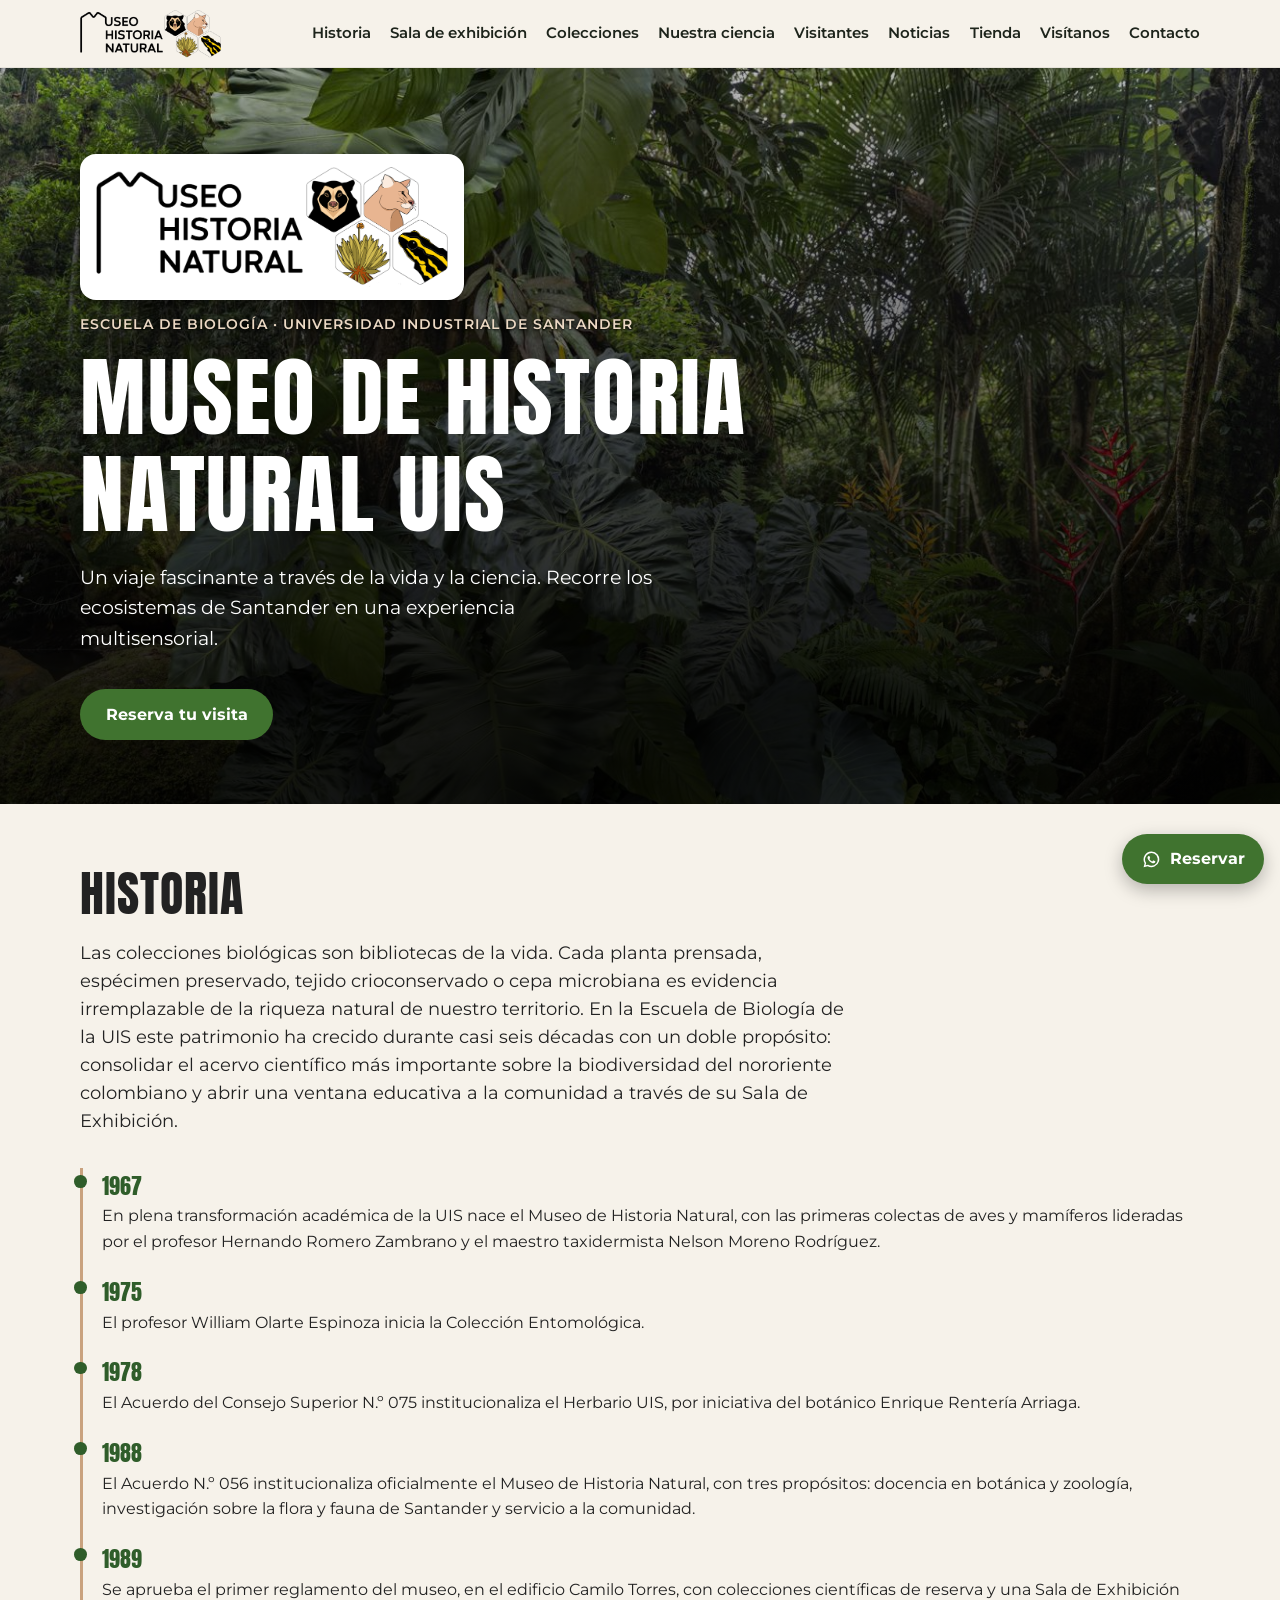
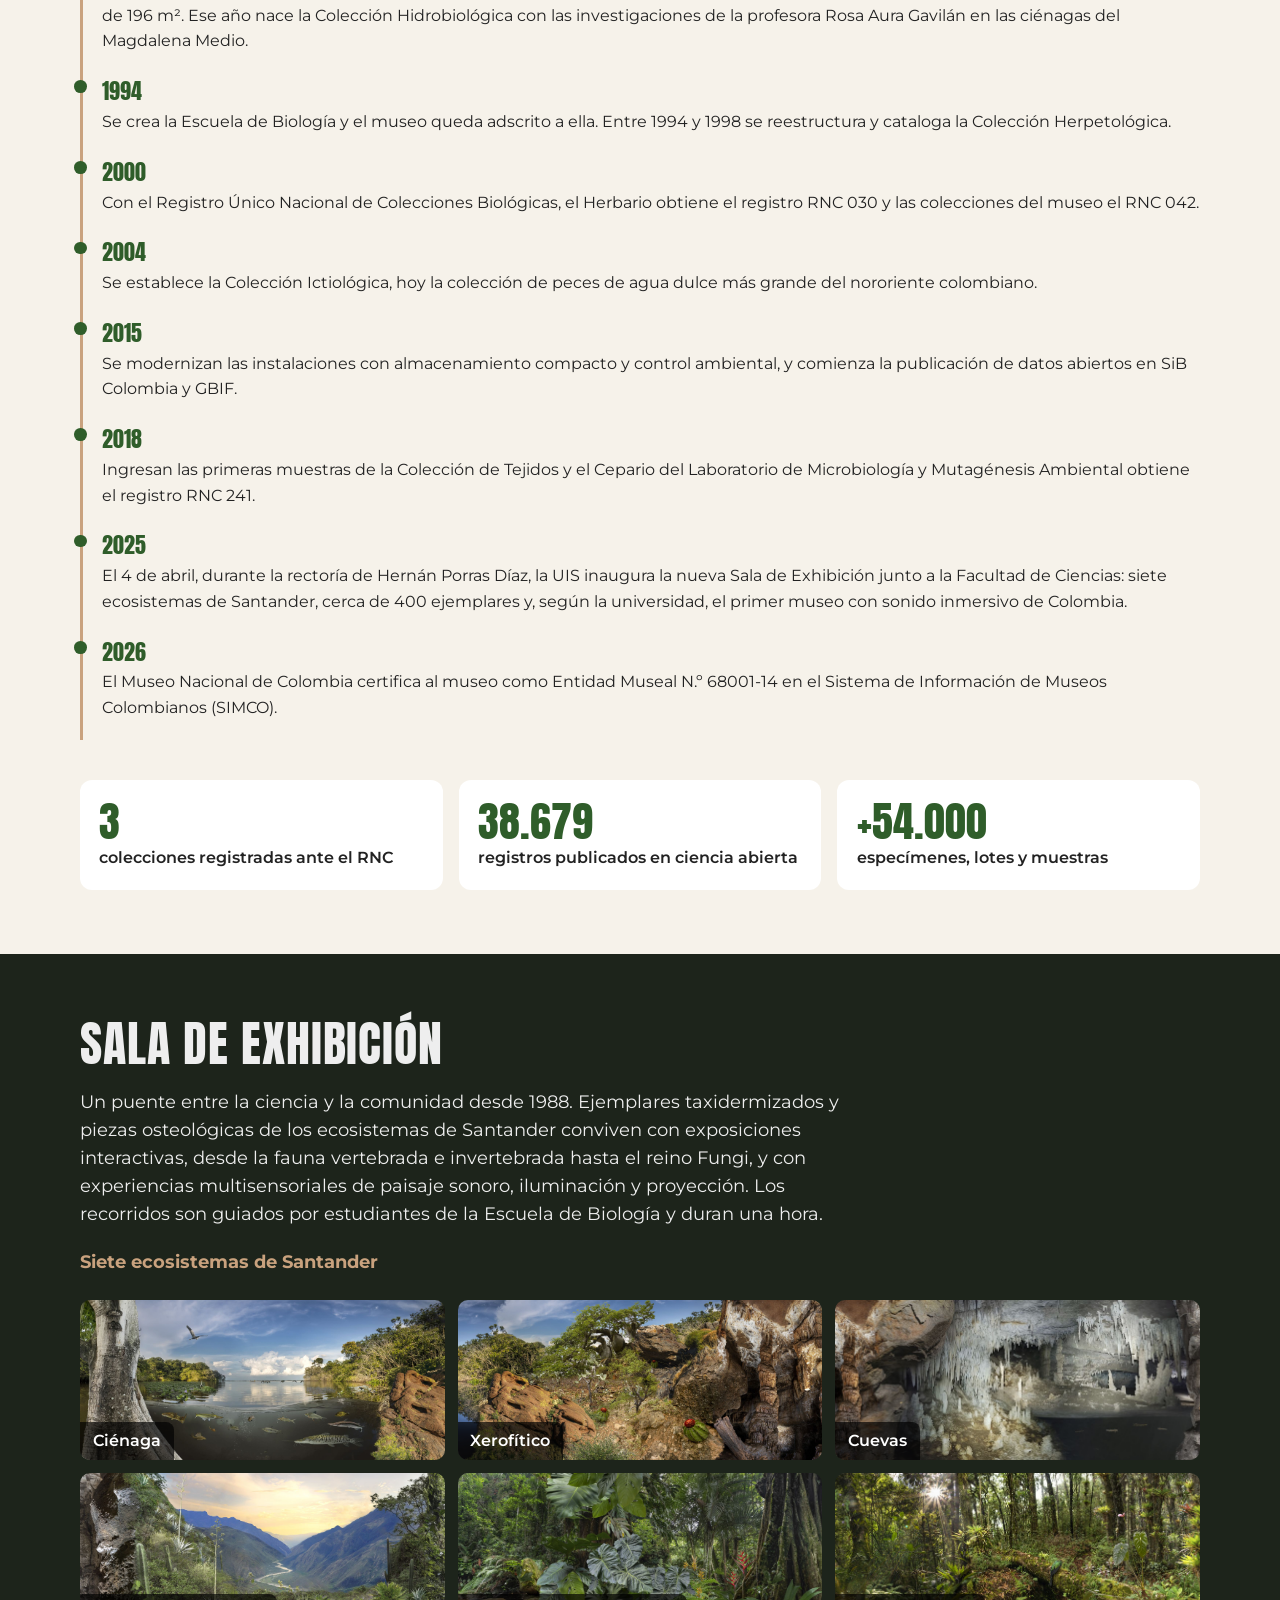
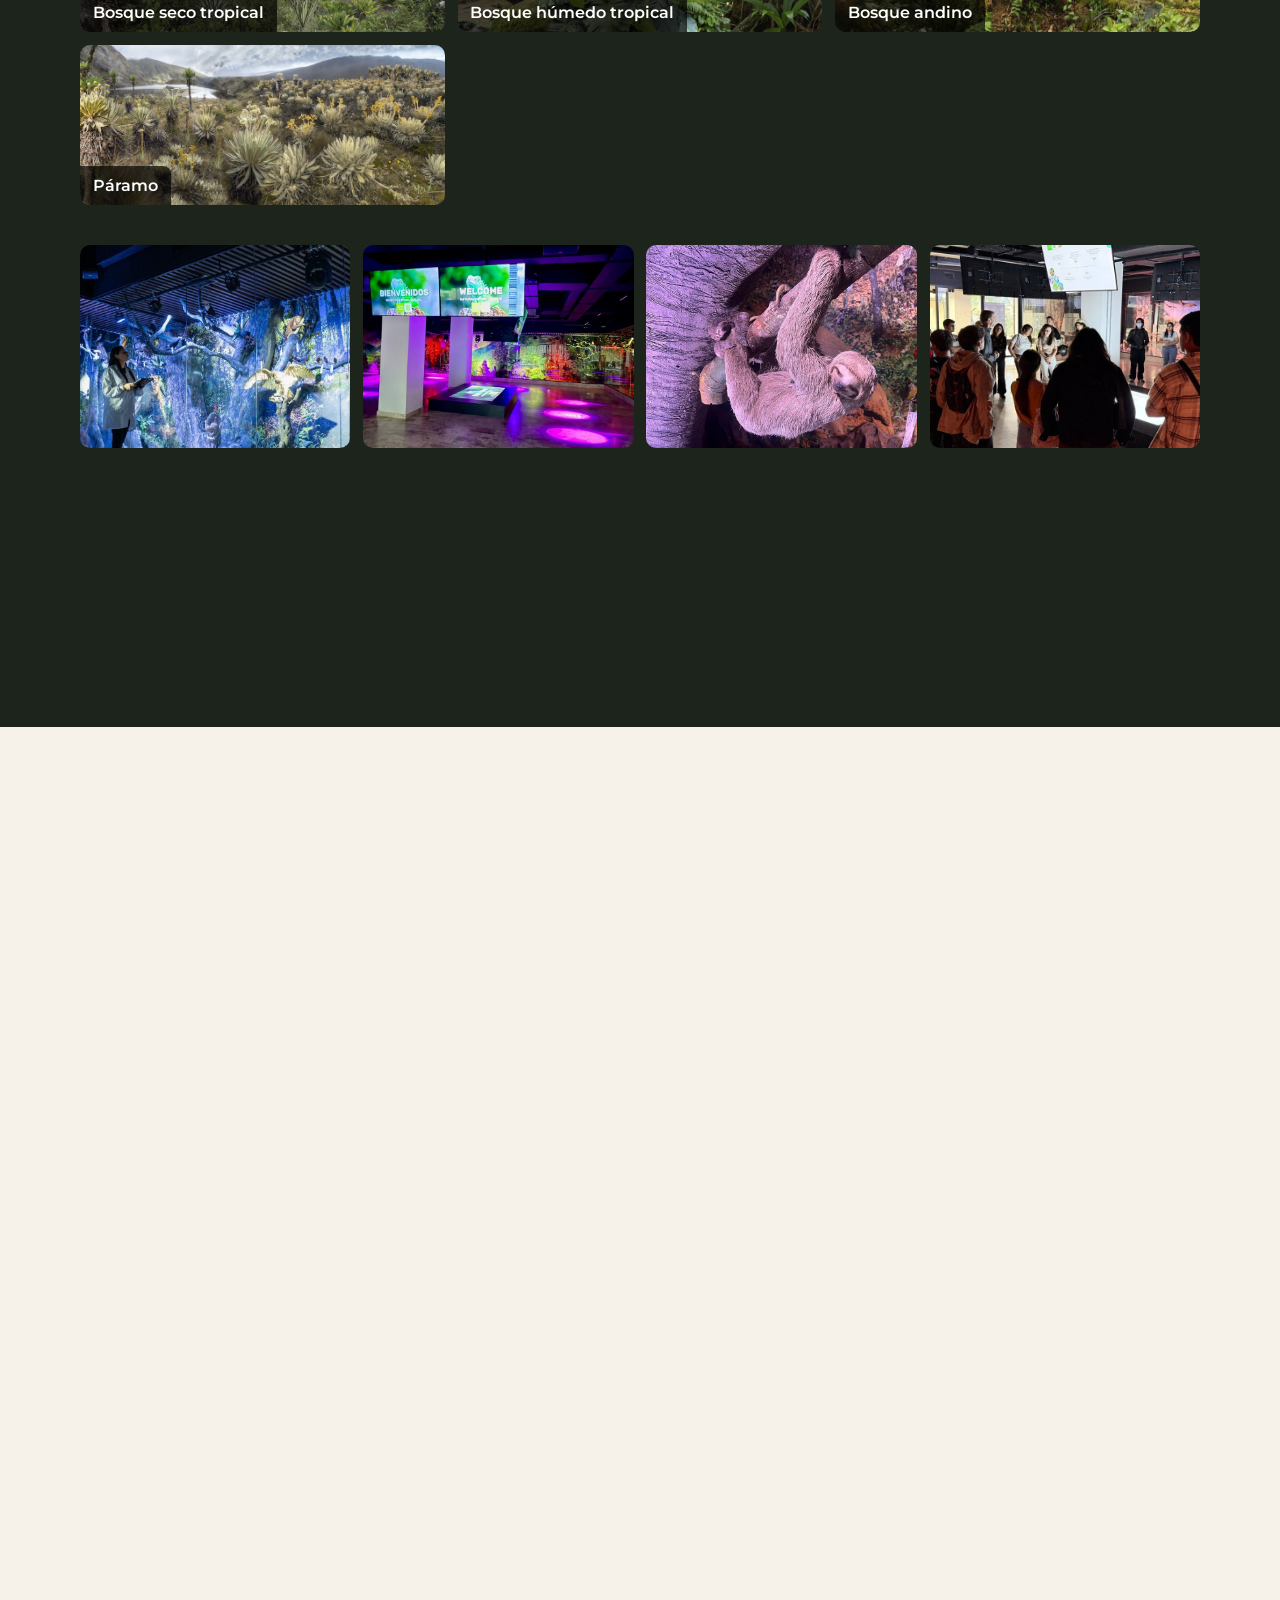
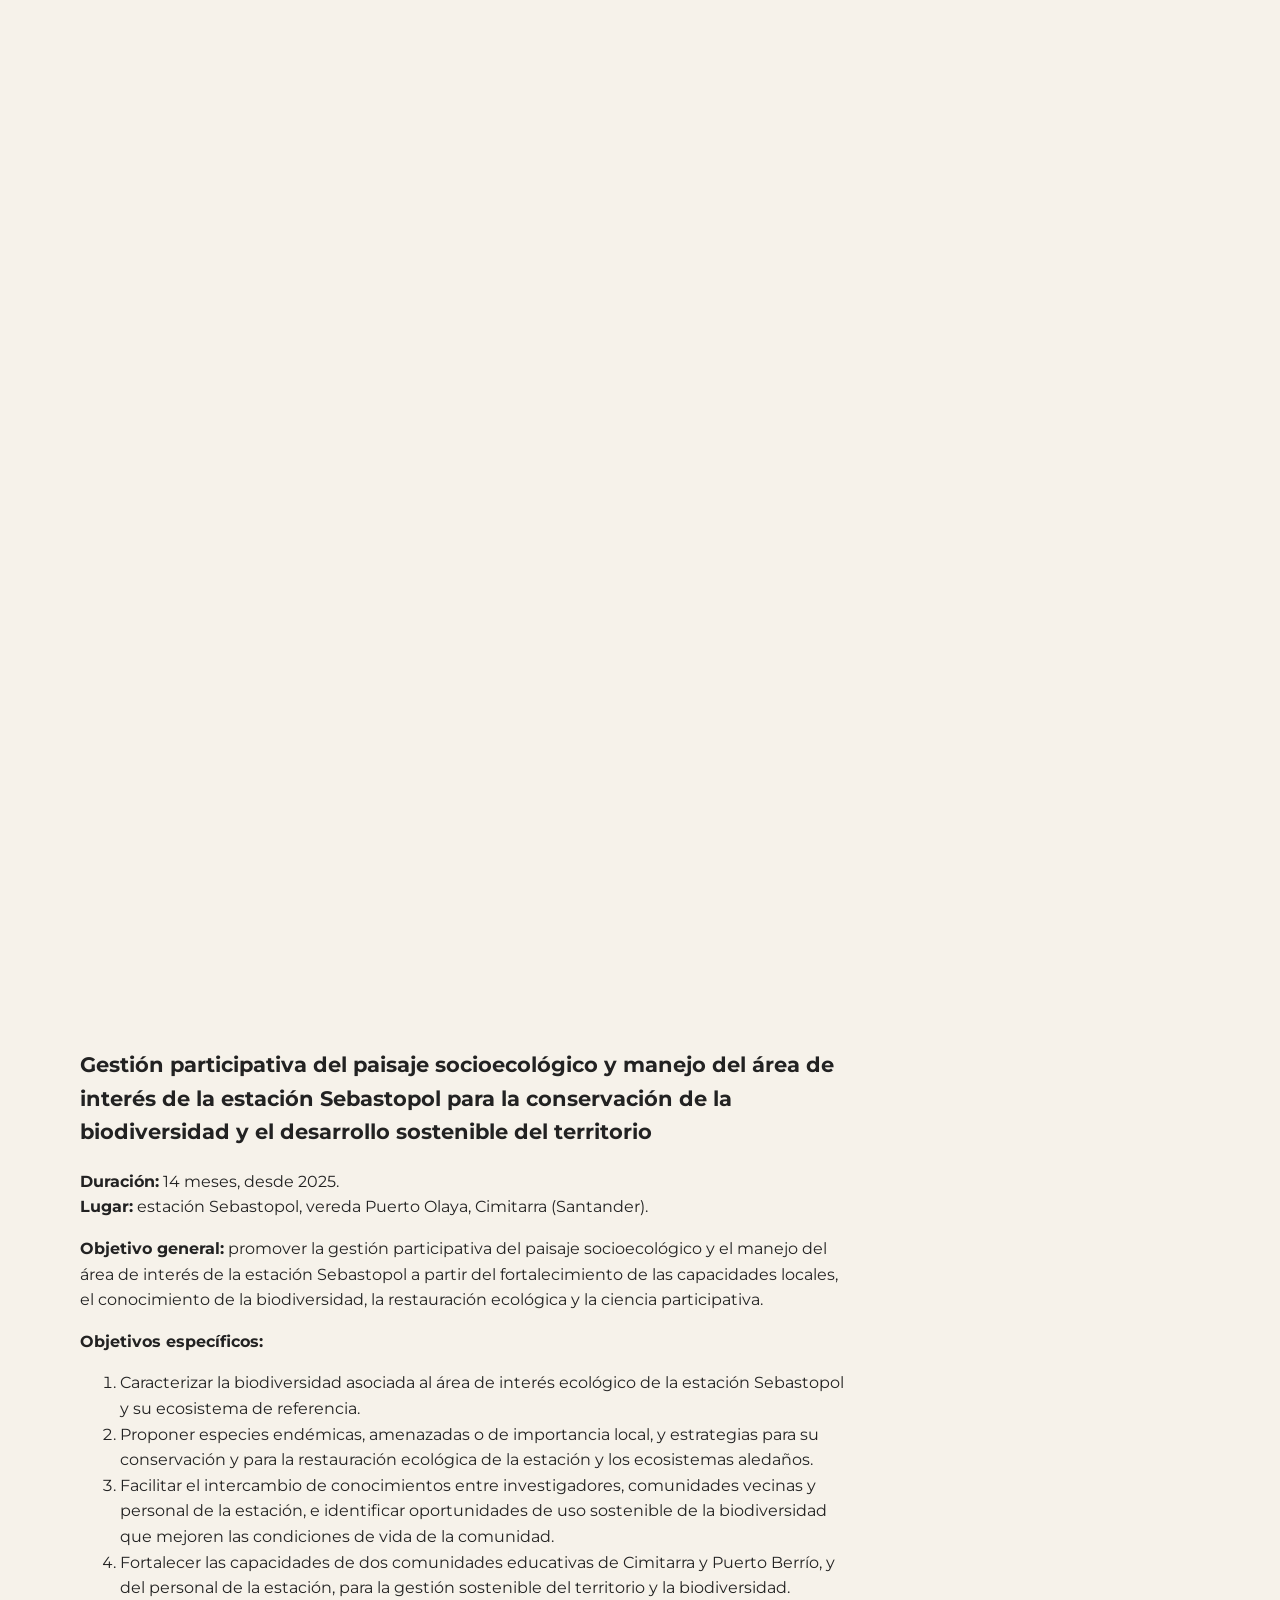
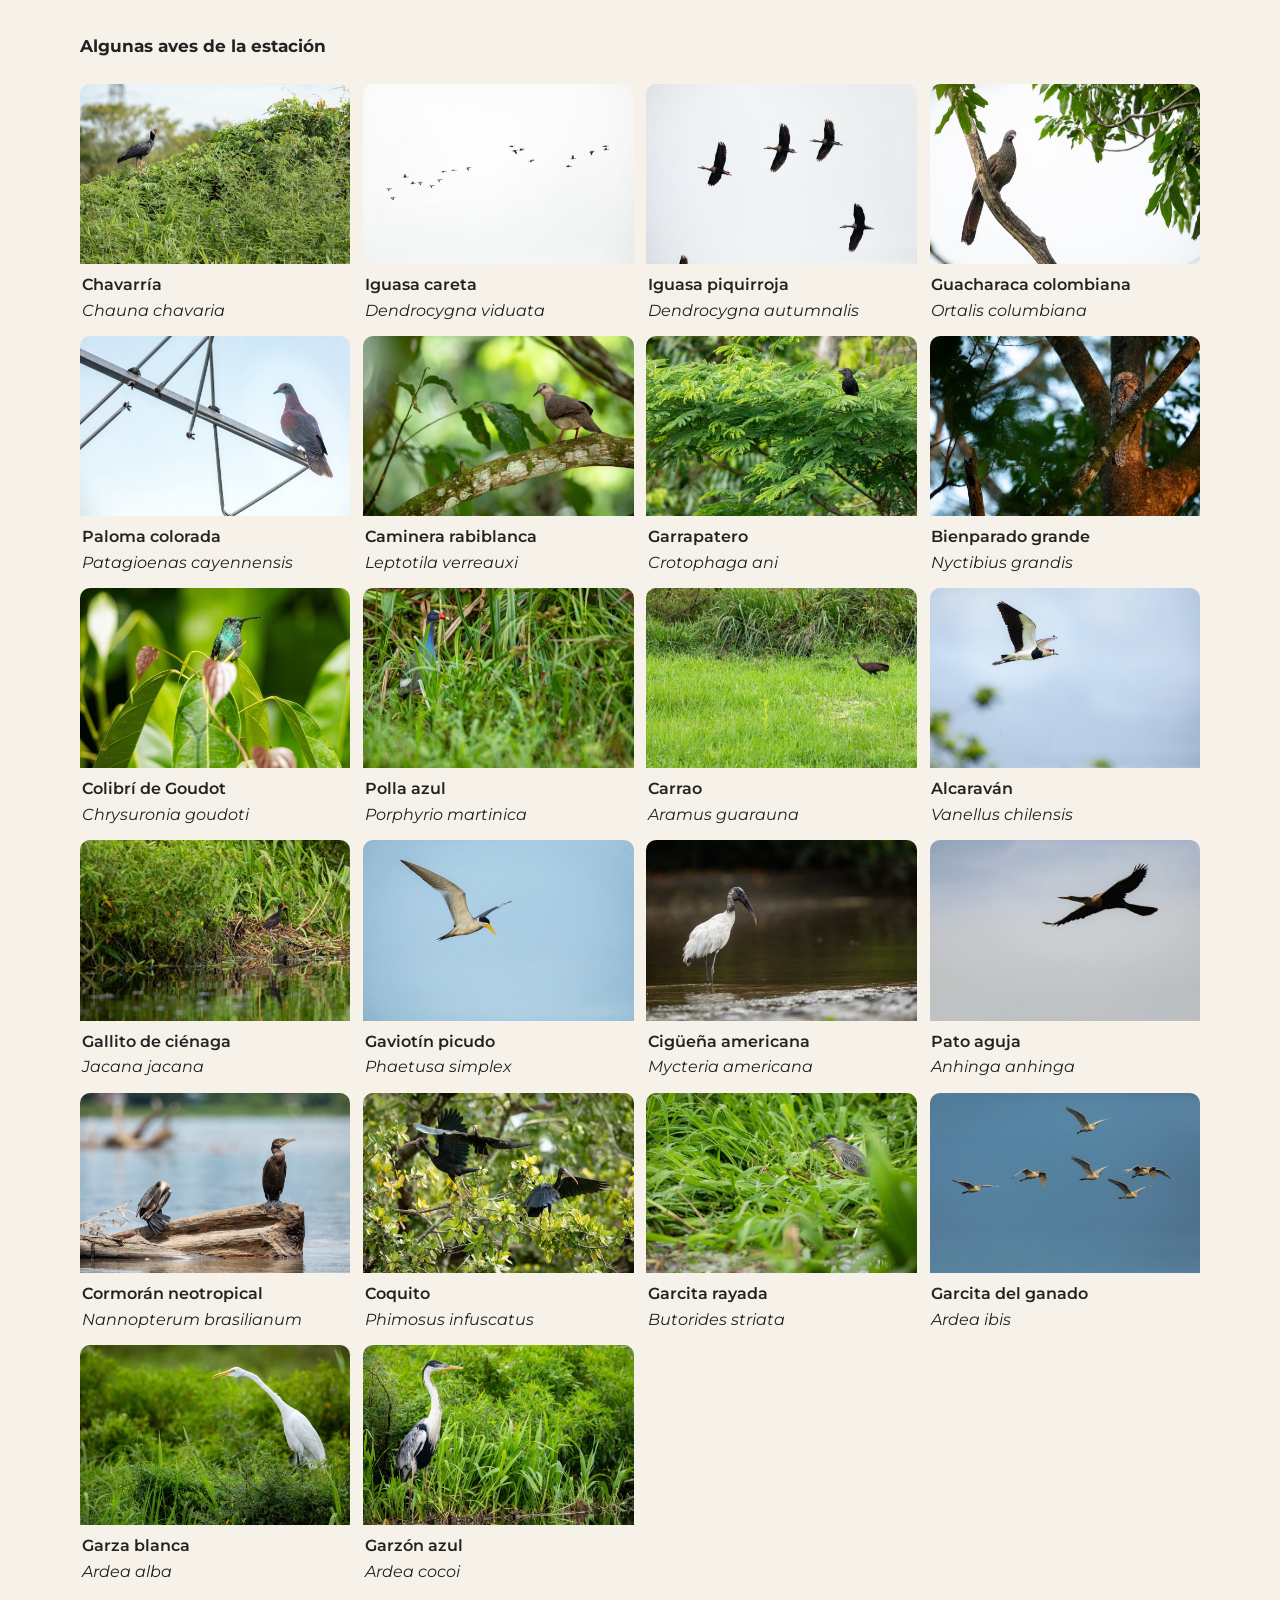
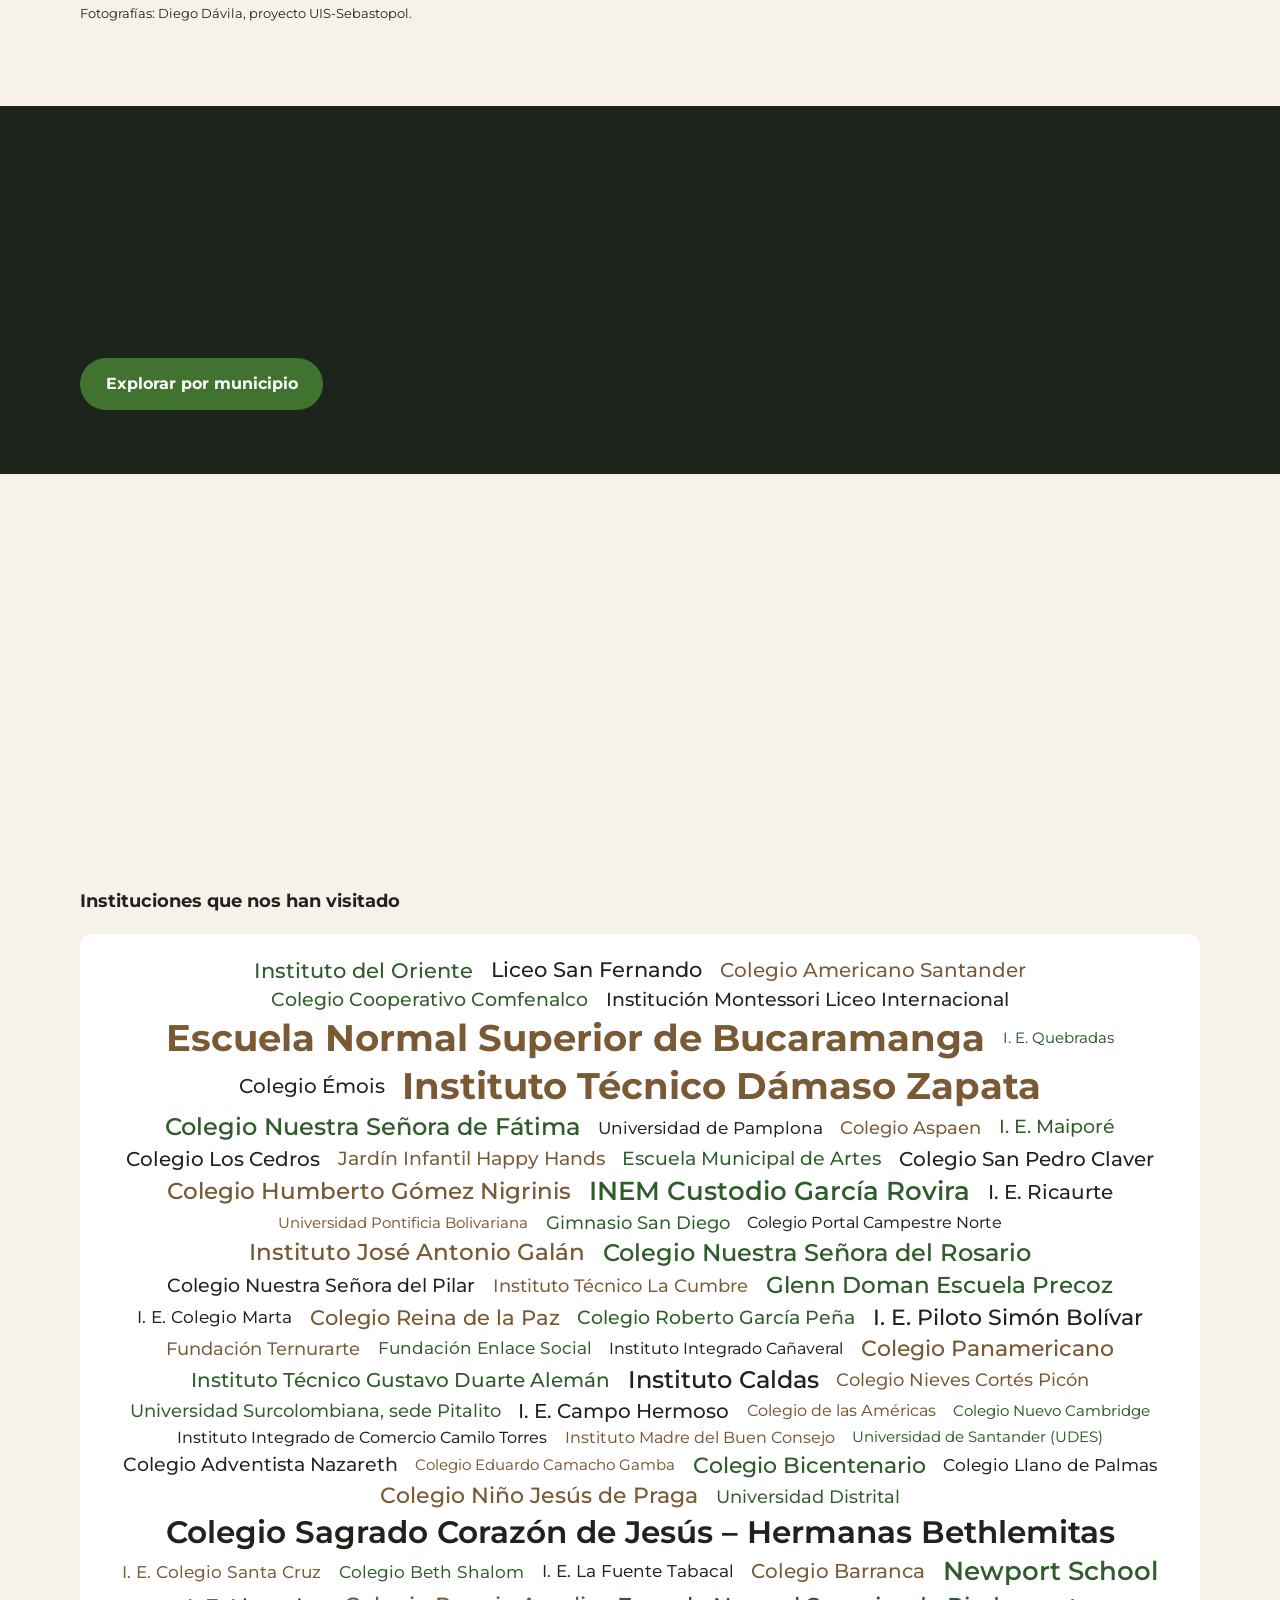
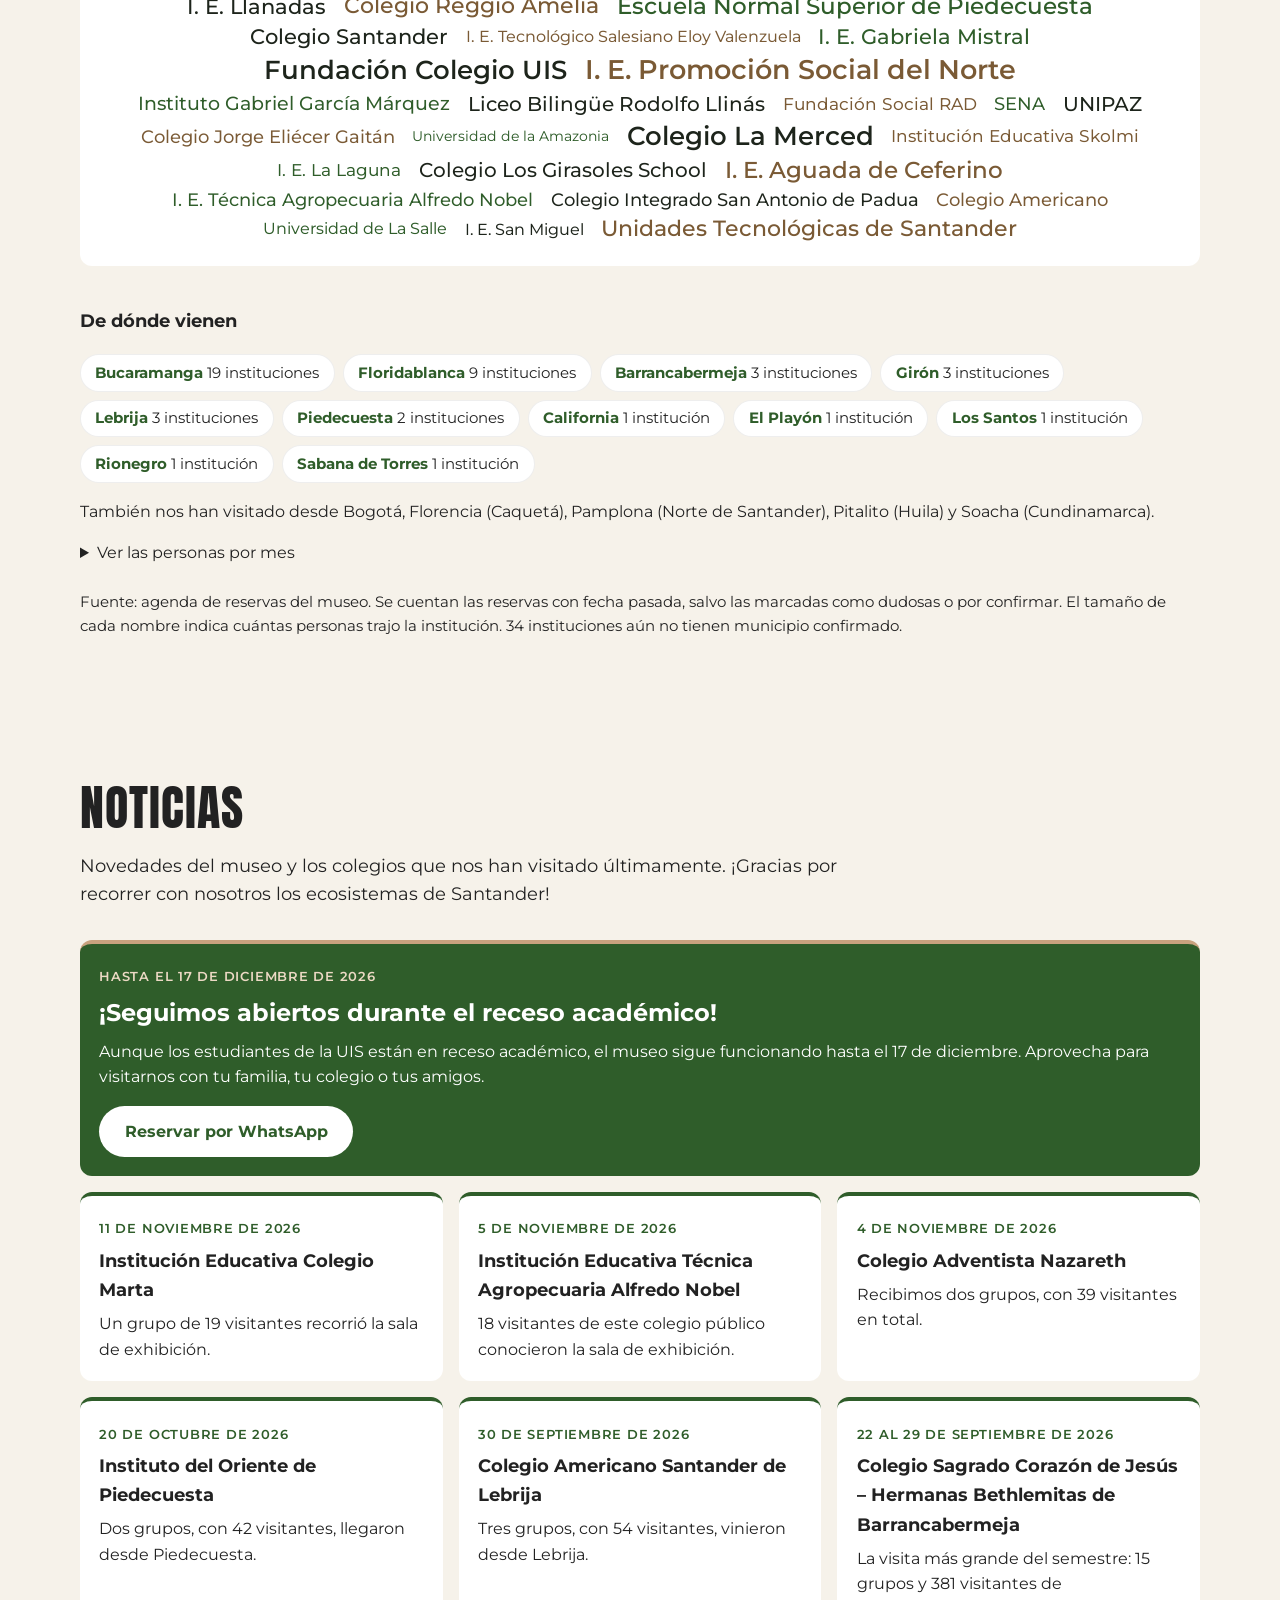
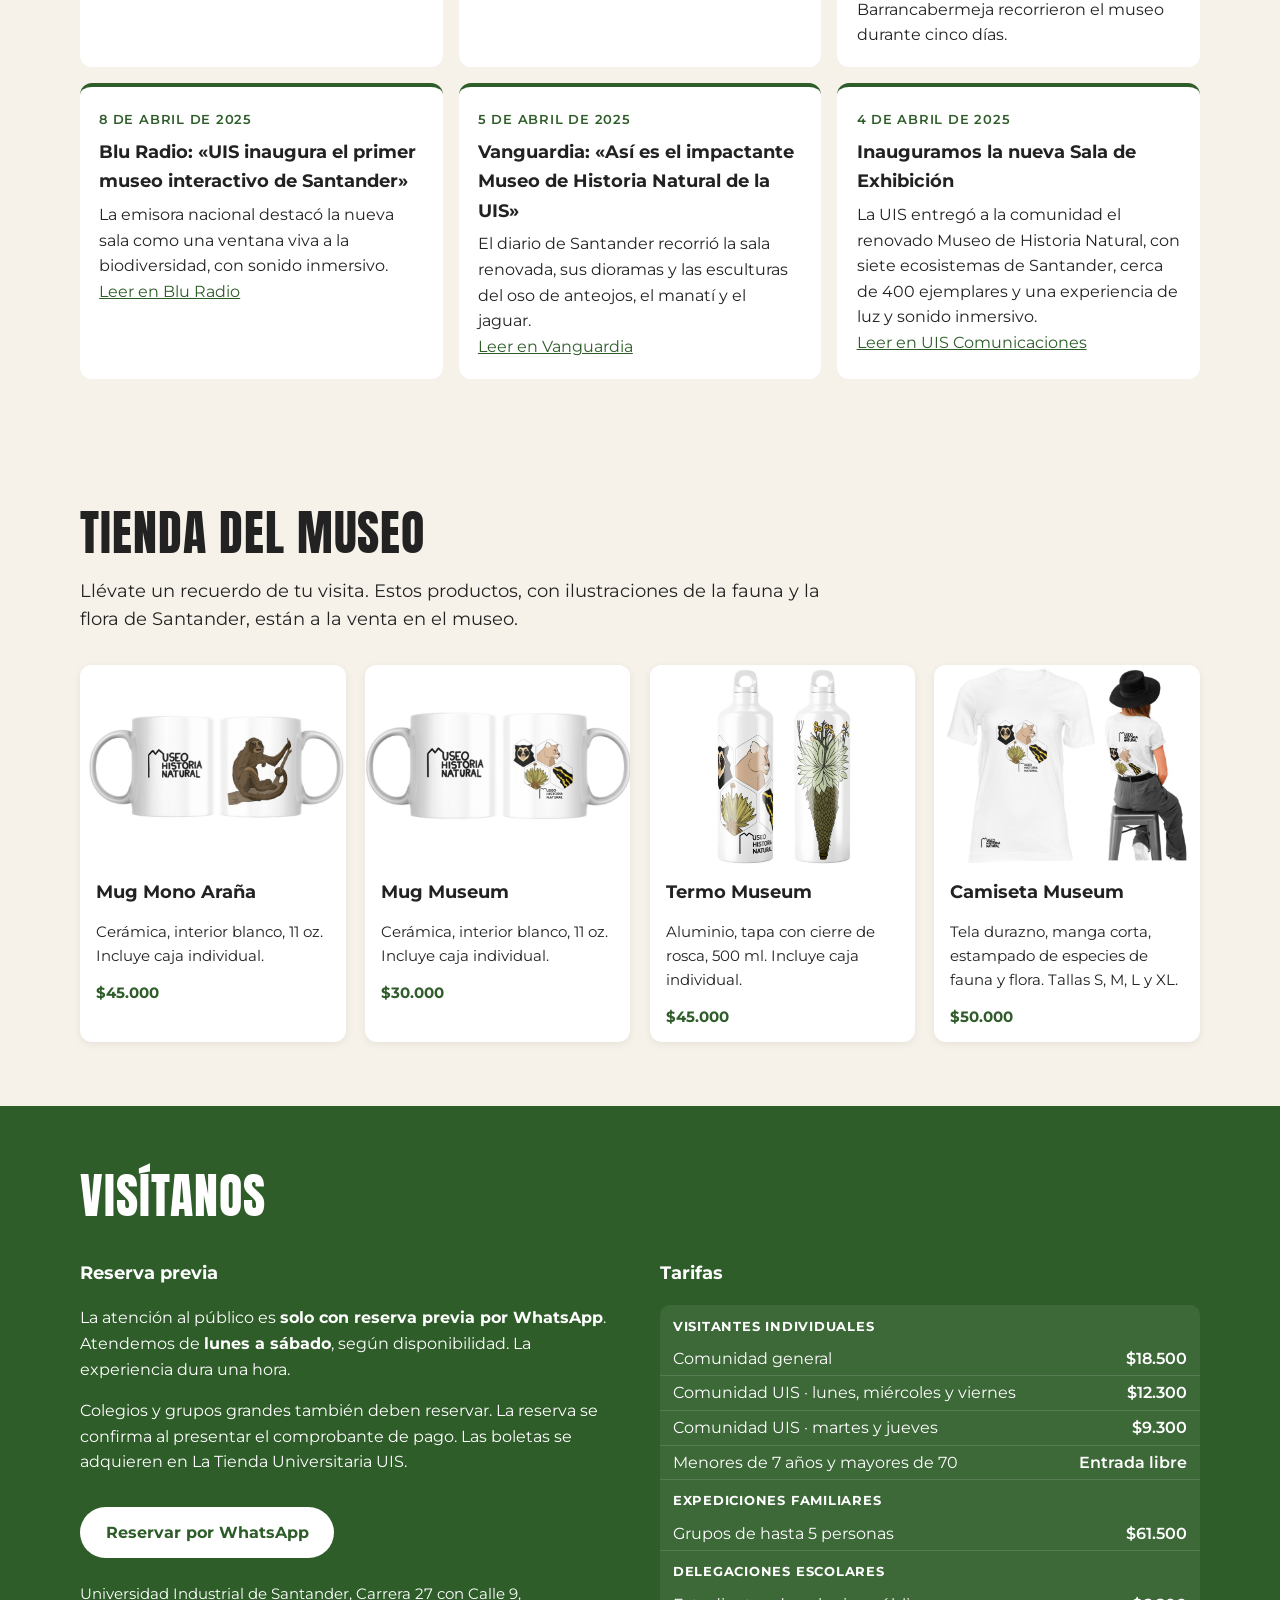
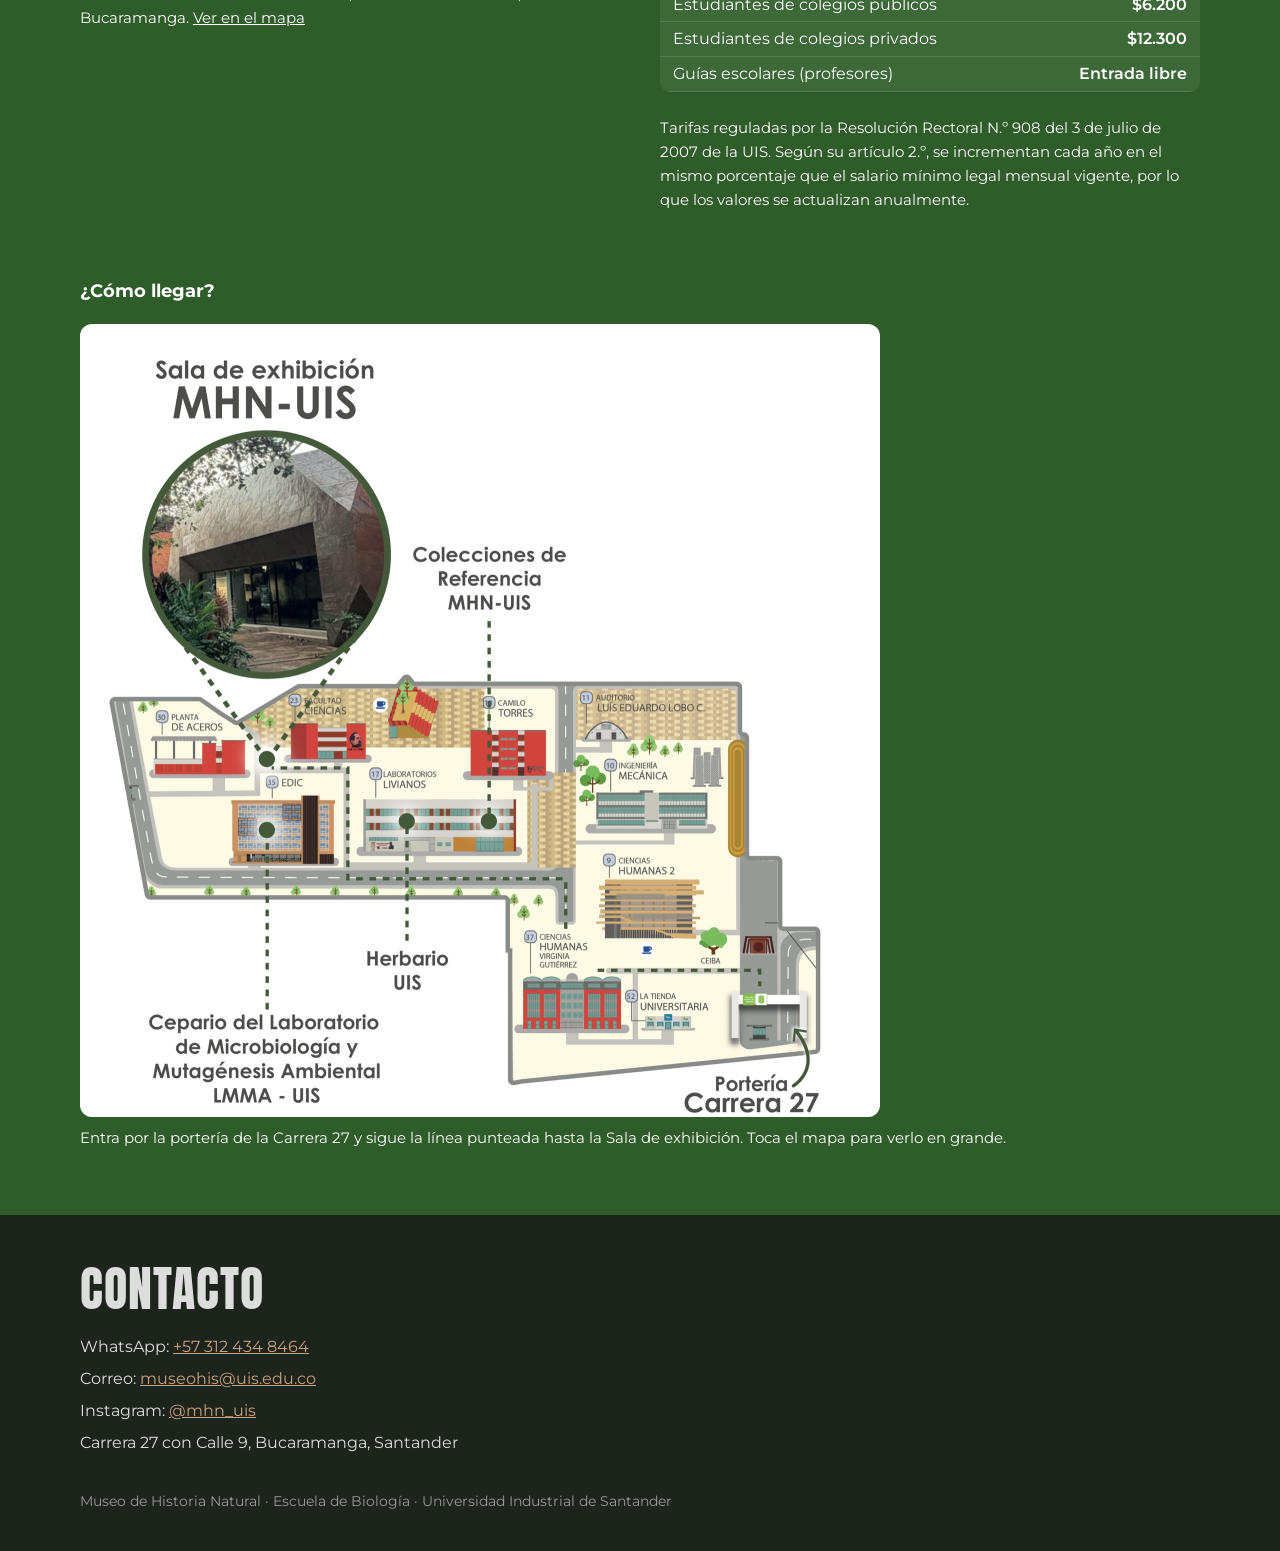
<file: index.html>
<!doctype html>
<html lang="es">
<head>
  <meta charset="utf-8">
  <meta name="viewport" content="width=device-width, initial-scale=1">
  <title>Museo de Historia Natural UIS</title>
  <meta name="description" content="Museo de Historia Natural de la Universidad Industrial de Santander, Escuela de Biología. Sala de exhibición, colecciones de referencia y reservas de visitas en Bucaramanga.">
  <link rel="icon" href="img/icono-museo.png">
  <link rel="preconnect" href="https://fonts.googleapis.com">
  <link rel="preconnect" href="https://fonts.gstatic.com" crossorigin>
  <link href="https://fonts.googleapis.com/css2?family=Anton&family=Montserrat:wght@400;600;700&display=swap" rel="stylesheet">
  <link rel="stylesheet" href="estilos.css">
  <script src="interaccion.js" defer></script>
</head>
<body>

<header class="cabecera">
  <a class="marca" href="#inicio">
    <img src="img/logo-museo.png" alt="Museo de Historia Natural UIS, ir al inicio" width="141" height="48">
  </a>
  <nav aria-label="Secciones">
    <a href="#historia">Historia</a>
    <a href="#sala">Sala de exhibición</a>
    <a href="#colecciones">Colecciones</a>
    <a href="#nuestra-ciencia">Nuestra ciencia</a>
    <a href="#visitantes">Visitantes</a>
    <a href="#noticias">Noticias</a>
    <a href="#tienda">Tienda</a>
    <a href="#visitanos">Visítanos</a>
    <a href="#contacto">Contacto</a>
  </nav>
</header>

<main>

<section id="inicio" class="portada">
  <div class="portada-texto">
    <img class="portada-logo" src="img/logo-museo.png" alt="Logo del Museo de Historia Natural UIS" width="384" height="131">
    <p class="etiqueta">Escuela de Biología · Universidad Industrial de Santander</p>
    <h1>Museo de Historia Natural UIS</h1>
    <p class="lema">Un viaje fascinante a través de la vida y la ciencia. Recorre los ecosistemas de Santander en una experiencia multisensorial.</p>
    <a class="boton" href="#visitanos">Reserva tu visita</a>
  </div>
</section>

<section id="historia" class="seccion">
  <h2>Historia</h2>
  <p class="intro">Las colecciones biológicas son bibliotecas de la vida. Cada planta prensada, espécimen preservado, tejido crioconservado o cepa microbiana es evidencia irremplazable de la riqueza natural de nuestro territorio. En la Escuela de Biología de la UIS este patrimonio ha crecido durante casi seis décadas con un doble propósito: consolidar el acervo científico más importante sobre la biodiversidad del nororiente colombiano y abrir una ventana educativa a la comunidad a través de su Sala de Exhibición.</p>
  <ol class="linea-tiempo">
    <li><b>1967</b> En plena transformación académica de la UIS nace el Museo de Historia Natural, con las primeras colectas de aves y mamíferos lideradas por el profesor Hernando Romero Zambrano y el maestro taxidermista Nelson Moreno Rodríguez.</li>
    <li><b>1975</b> El profesor William Olarte Espinoza inicia la Colección Entomológica.</li>
    <li><b>1978</b> El Acuerdo del Consejo Superior N.º 075 institucionaliza el Herbario UIS, por iniciativa del botánico Enrique Rentería Arriaga.</li>
    <li><b>1988</b> El Acuerdo N.º 056 institucionaliza oficialmente el Museo de Historia Natural, con tres propósitos: docencia en botánica y zoología, investigación sobre la flora y fauna de Santander y servicio a la comunidad.</li>
    <li><b>1989</b> Se aprueba el primer reglamento del museo, en el edificio Camilo Torres, con colecciones científicas de reserva y una Sala de Exhibición de 196 m². Ese año nace la Colección Hidrobiológica con las investigaciones de la profesora Rosa Aura Gavilán en las ciénagas del Magdalena Medio.</li>
    <li><b>1994</b> Se crea la Escuela de Biología y el museo queda adscrito a ella. Entre 1994 y 1998 se reestructura y cataloga la Colección Herpetológica.</li>
    <li><b>2000</b> Con el Registro Único Nacional de Colecciones Biológicas, el Herbario obtiene el registro RNC 030 y las colecciones del museo el RNC 042.</li>
    <li><b>2004</b> Se establece la Colección Ictiológica, hoy la colección de peces de agua dulce más grande del nororiente colombiano.</li>
    <li><b>2015</b> Se modernizan las instalaciones con almacenamiento compacto y control ambiental, y comienza la publicación de datos abiertos en SiB Colombia y GBIF.</li>
    <li><b>2018</b> Ingresan las primeras muestras de la Colección de Tejidos y el Cepario del Laboratorio de Microbiología y Mutagénesis Ambiental obtiene el registro RNC 241.</li>
    <li><b>2025</b> El 4 de abril, durante la rectoría de Hernán Porras Díaz, la UIS inaugura la nueva Sala de Exhibición junto a la Facultad de Ciencias: siete ecosistemas de Santander, cerca de 400 ejemplares y, según la universidad, el primer museo con sonido inmersivo de Colombia.</li>
    <li><b>2026</b> El Museo Nacional de Colombia certifica al museo como Entidad Museal N.º 68001-14 en el Sistema de Información de Museos Colombianos (SIMCO).</li>
  </ol>
  <ul class="cifras">
    <li><b>3</b> colecciones registradas ante el RNC</li>
    <li><b>38.679</b> registros publicados en ciencia abierta</li>
    <li><b>+54.000</b> especímenes, lotes y muestras</li>
  </ul>
</section>

<section id="sala" class="seccion seccion-oscura">
  <h2>Sala de exhibición</h2>
  <p class="intro">Un puente entre la ciencia y la comunidad desde 1988. Ejemplares taxidermizados y piezas osteológicas de los ecosistemas de Santander conviven con exposiciones interactivas, desde la fauna vertebrada e invertebrada hasta el reino Fungi, y con experiencias multisensoriales de paisaje sonoro, iluminación y proyección. Los recorridos son guiados por estudiantes de la Escuela de Biología y duran una hora.</p>

  <h3>Siete ecosistemas de Santander</h3>
  <ul class="ecosistemas">
    <li><img src="img/ecosistemas/cienaga.jpg" alt="Diorama de la ciénaga con aves y peces" loading="lazy"><span>Ciénaga</span></li>
    <li><img src="img/ecosistemas/xerofitico.jpg" alt="Diorama del ecosistema xerofítico con cactus y rocas" loading="lazy"><span>Xerofítico</span></li>
    <li><img src="img/ecosistemas/cuevas.jpg" alt="Diorama de una cueva con estalactitas" loading="lazy"><span>Cuevas</span></li>
    <li><img src="img/ecosistemas/bosque-seco.jpg" alt="Diorama del bosque seco tropical en un cañón" loading="lazy"><span>Bosque seco tropical</span></li>
    <li><img src="img/ecosistemas/bosque-humedo.jpg" alt="Diorama del bosque húmedo tropical" loading="lazy"><span>Bosque húmedo tropical</span></li>
    <li><img src="img/ecosistemas/bosque-andino.jpg" alt="Diorama del bosque andino" loading="lazy"><span>Bosque andino</span></li>
    <li><img src="img/ecosistemas/paramo.jpg" alt="Diorama del páramo con frailejones" loading="lazy"><span>Páramo</span></li>
  </ul>

  <ul class="galeria">
    <li><img src="img/sala/sala-inmersiva.jpg" alt="Sala inmersiva iluminada en azul, con proyecciones del bosque alrededor de los especímenes" loading="lazy"></li>
    <li><img src="img/sala/bienvenida.jpg" alt="Entrada de la sala con pantallas de bienvenida y luces de colores" loading="lazy"></li>
    <li><img src="img/sala/perezoso.jpg" alt="Perezoso taxidermizado colgado de un tronco, iluminado en tonos violeta" loading="lazy"></li>
    <li><img src="img/sala/recorrido-guiado.jpg" alt="Grupo de visitantes durante un recorrido guiado por la sala" loading="lazy"></li>
    <li><img src="img/sala/fachada.jpg" alt="Fachada del edificio de la Sala de exhibición, rodeada de vegetación, en el campus UIS" loading="lazy"></li>
  </ul>
</section>

<section id="colecciones" class="seccion">
  <h2>Colecciones de referencia</h2>
  <p class="intro">La Escuela de Biología custodia tres colecciones registradas ante el Registro Único Nacional de Colecciones Biológicas (RNC) del Instituto Humboldt: el Herbario UIS (RNC 030), las colecciones del Museo de Historia Natural (RNC 042) y el Cepario LMMA-UIS (RNC 241). Las visitas a estas colecciones se agendan con el coordinador de cada colección.</p>
  <div class="tarjetas">
    <article><img src="img/colecciones/herbario.jpg" alt="Manos manipulando un ejemplar de herbario prensado y seco" loading="lazy">
      <h3>Herbario UIS</h3><p>RNC 030, desde 1978. 20.265 registros publicados de 4.229 especies y 336 familias, con 14 ejemplares tipo, distribuidos en colección general, antoteca y carpoteca.</p>
      <p><a href="https://www.gbif.org/dataset/cc5e1e3d-0850-4cde-a282-656657752e13" target="_blank" rel="noopener">Ver datos en GBIF</a></p></article>
    <article><img src="img/colecciones/herpetologia.jpg" alt="Rana preservada en manos con guantes, junto a un frasco de Phyllomedusa venusta" loading="lazy">
      <h3>Herpetología</h3><p>RNC 042. 11.413 registros publicados: 6.966 de anfibios y 4.447 de reptiles.</p>
      <p><a href="https://www.gbif.org/dataset/c1316d40-133e-485a-aa5b-e62091ebfdf5" target="_blank" rel="noopener">Anfibios en GBIF</a> · <a href="https://www.gbif.org/dataset/c816ec3b-ed12-4891-b304-d4e626e43cb3" target="_blank" rel="noopener">Reptiles en GBIF</a></p></article>
    <article><img src="img/colecciones/ornitologia.jpg" alt="Pieles de aves de colores ordenadas en un cajón de la colección" loading="lazy">
      <h3>Ornitología</h3><p>RNC 042. 3.058 registros publicados de más de 480 especies, en pieles de estudio y en alcohol.</p>
      <p><a href="https://www.gbif.org/dataset/34ca7b9c-6a2f-465e-9cac-7d71c792c670" target="_blank" rel="noopener">Ver datos en GBIF</a></p></article>
    <article><img src="img/colecciones/ictiologia.jpg" alt="Frasco con peces preservados en alcohol, sostenido frente a los estantes de la colección" loading="lazy">
      <h3>Ictiología</h3><p>RNC 042, desde 2004. 1.831 registros de 105 especies, con holotipos y paratipos.</p>
      <p><a href="https://www.gbif.org/dataset/eaad657f-7bda-4705-a181-053d9e38033f" target="_blank" rel="noopener">Ver datos en GBIF</a></p></article>
    <article><img src="img/colecciones/mastozoologia.jpg" alt="Ratones de la especie Neacomys serranensis preparados y etiquetados" loading="lazy">
      <h3>Mastozoología</h3><p>RNC 042. 828 registros publicados de 137 especies, en pieles, cráneos y alcohol.</p>
      <p><a href="https://www.gbif.org/dataset/83964202-07d9-4a27-8391-975144bcc1da" target="_blank" rel="noopener">Ver datos en GBIF</a></p></article>
    <article><img src="img/colecciones/entomologia.jpg" alt="Manos organizando cajas entomológicas con mariposas" loading="lazy">
      <h3>Entomología</h3><p>RNC 042, desde 1975. Unos 10.000 ejemplares de insectos en seco y en líquido.</p></article>
    <article><img src="img/colecciones/hidrobiologia.jpg" alt="Diatomeas vistas al microscopio" loading="lazy">
      <h3>Hidrobiología</h3><p>RNC 042, desde 1989. Unos 4.200 lotes de fitoplancton, zooplancton, perifiton y macroinvertebrados acuáticos.</p>
      <p><a href="https://www.gbif.org/dataset/c0717c48-e182-4bcf-b722-71c9af936058" target="_blank" rel="noopener">Ver datos en GBIF</a></p></article>
    <article><img src="img/colecciones/tejidos.jpg" alt="Cajas de muestras en el ultracongelador" loading="lazy">
      <h3>Tejidos</h3><p>RNC 042, desde 2018. Más de 1.027 muestras criopreservadas entre −80 °C y −150 °C, vinculadas a ejemplares del museo y del herbario.</p></article>
    <article><img src="img/colecciones/cepario.jpg" alt="Manos con guantes tomando un vial de una criocaja del cepario" loading="lazy">
      <h3>Cepario LMMA-UIS</h3><p>RNC 241, desde 2018. 1.290 registros de bacterias, arqueas y hongos de 138 especies, criopreservados a −80 °C.</p>
      <p><a href="https://www.gbif.org/dataset/95f8be9e-48a3-490b-8bd8-b03cc775b14e" target="_blank" rel="noopener">Ver datos en GBIF</a></p></article>
  </div>
</section>

<section id="nuestra-ciencia" class="seccion">
  <h2>Nuestra ciencia</h2>
  <p class="intro">Lo que investigan los profesores y estudiantes de la Escuela de Biología, contado para todos: fotografías que los proyectos entregan al museo para compartirlas con el público.</p>

  <article class="proyecto">
    <h3>Gestión participativa del paisaje socioecológico y manejo del área de interés de la estación Sebastopol para la conservación de la biodiversidad y el desarrollo sostenible del territorio</h3>
    <p><b>Duración:</b> 14 meses, desde 2025.<br><b>Lugar:</b> estación Sebastopol, vereda Puerto Olaya, Cimitarra (Santander).</p>
    <p><b>Objetivo general:</b> promover la gestión participativa del paisaje socioecológico y el manejo del área de interés de la estación Sebastopol a partir del fortalecimiento de las capacidades locales, el conocimiento de la biodiversidad, la restauración ecológica y la ciencia participativa.</p>
    <p><b>Objetivos específicos:</b></p>
    <ol>
      <li>Caracterizar la biodiversidad asociada al área de interés ecológico de la estación Sebastopol y su ecosistema de referencia.</li>
      <li>Proponer especies endémicas, amenazadas o de importancia local, y estrategias para su conservación y para la restauración ecológica de la estación y los ecosistemas aledaños.</li>
      <li>Facilitar el intercambio de conocimientos entre investigadores, comunidades vecinas y personal de la estación, e identificar oportunidades de uso sostenible de la biodiversidad que mejoren las condiciones de vida de la comunidad.</li>
      <li>Fortalecer las capacidades de dos comunidades educativas de Cimitarra y Puerto Berrío, y del personal de la estación, para la gestión sostenible del territorio y la biodiversidad.</li>
    </ol>
    <h4>Algunas aves de la estación</h4>
    <ul class="ecosistemas aves">
      <li><img src="img/proyectos/sebastopol/chauna-chavaria.jpg" width="1000" height="666" alt="Chavarría de cabeza gris y cuello negro sobre un matorral verde" loading="lazy"><span>Chavarría <i>Chauna chavaria</i></span></li>
      <li><img src="img/proyectos/sebastopol/dendrocygna-viduata.jpg" width="1000" height="666" alt="Bandada de iguasas caretas volando en el cielo" loading="lazy"><span>Iguasa careta <i>Dendrocygna viduata</i></span></li>
      <li><img src="img/proyectos/sebastopol/dendrocygna-autumnalis.jpg" width="1000" height="666" alt="Iguasas piquirrojas volando" loading="lazy"><span>Iguasa piquirroja <i>Dendrocygna autumnalis</i></span></li>
      <li><img src="img/proyectos/sebastopol/ortalis-columbiana.jpg" width="1000" height="666" alt="Guacharaca colombiana posada en una rama seca" loading="lazy"><span>Guacharaca colombiana <i>Ortalis columbiana</i></span></li>
      <li><img src="img/proyectos/sebastopol/patagioenas-cayennensis.jpg" width="1000" height="666" alt="Paloma colorada posada en una estructura metálica" loading="lazy"><span>Paloma colorada <i>Patagioenas cayennensis</i></span></li>
      <li><img src="img/proyectos/sebastopol/leptotila-verreauxi.jpg" width="1000" height="666" alt="Caminera rabiblanca, paloma parda, en el bosque" loading="lazy"><span>Caminera rabiblanca <i>Leptotila verreauxi</i></span></li>
      <li><img src="img/proyectos/sebastopol/crotophaga-ani.jpg" width="1000" height="666" alt="Garrapatero, ave negra, posado en lo alto de un arbusto" loading="lazy"><span>Garrapatero <i>Crotophaga ani</i></span></li>
      <li><img src="img/proyectos/sebastopol/nyctibius-grandis.jpg" width="1000" height="666" alt="Bienparado grande camuflado contra el tronco de un árbol" loading="lazy"><span>Bienparado grande <i>Nyctibius grandis</i></span></li>
      <li><img src="img/proyectos/sebastopol/chrysuronia-goudoti.jpg" width="1000" height="666" alt="Colibrí de Goudot, de plumaje verde brillante, posado entre hojas" loading="lazy"><span>Colibrí de Goudot <i>Chrysuronia goudoti</i></span></li>
      <li><img src="img/proyectos/sebastopol/porphyrio-martinica.jpg" width="1000" height="666" alt="Polla azul, de plumaje violeta, entre pastos altos" loading="lazy"><span>Polla azul <i>Porphyrio martinica</i></span></li>
      <li><img src="img/proyectos/sebastopol/aramus-guarauna.jpg" width="1000" height="562" alt="Carrao, ave parda de patas largas, caminando en el pasto" loading="lazy"><span>Carrao <i>Aramus guarauna</i></span></li>
      <li><img src="img/proyectos/sebastopol/vanellus-chilensis.jpg" width="1000" height="666" alt="Alcaraván en vuelo" loading="lazy"><span>Alcaraván <i>Vanellus chilensis</i></span></li>
      <li><img src="img/proyectos/sebastopol/jacana-jacana.jpg" width="1000" height="666" alt="Gallito de ciénaga entre la vegetación de la orilla" loading="lazy"><span>Gallito de ciénaga <i>Jacana jacana</i></span></li>
      <li><img src="img/proyectos/sebastopol/phaetusa-simplex.jpg" width="1000" height="666" alt="Gaviotín picudo, de pico amarillo, en vuelo" loading="lazy"><span>Gaviotín picudo <i>Phaetusa simplex</i></span></li>
      <li><img src="img/proyectos/sebastopol/mycteria-americana.jpg" width="1000" height="666" alt="Cigüeña americana, blanca y de cabeza oscura, junto al río" loading="lazy"><span>Cigüeña americana <i>Mycteria americana</i></span></li>
      <li><img src="img/proyectos/sebastopol/anhinga-anhinga.jpg" width="1000" height="562" alt="Pato aguja en vuelo con las alas abiertas" loading="lazy"><span>Pato aguja <i>Anhinga anhinga</i></span></li>
      <li><img src="img/proyectos/sebastopol/nannopterum-brasilianum.jpg" width="1000" height="666" alt="Dos cormoranes neotropicales sobre un tronco en el río" loading="lazy"><span>Cormorán neotropical <i>Nannopterum brasilianum</i></span></li>
      <li><img src="img/proyectos/sebastopol/phimosus-infuscatus.jpg" width="1000" height="666" alt="Coquitos, ibis negros de pico curvo, alzando vuelo entre las ramas" loading="lazy"><span>Coquito <i>Phimosus infuscatus</i></span></li>
      <li><img src="img/proyectos/sebastopol/butorides-striata.jpg" width="1000" height="666" alt="Garcita rayada escondida entre la vegetación" loading="lazy"><span>Garcita rayada <i>Butorides striata</i></span></li>
      <li><img src="img/proyectos/sebastopol/ardea-ibis.jpg" width="1000" height="666" alt="Bandada de garcitas del ganado volando" loading="lazy"><span>Garcita del ganado <i>Ardea ibis</i></span></li>
      <li><img src="img/proyectos/sebastopol/ardea-alba.jpg" width="1000" height="666" alt="Garza blanca estirando el cuello entre la vegetación" loading="lazy"><span>Garza blanca <i>Ardea alba</i></span></li>
      <li><img src="img/proyectos/sebastopol/ardea-cocoi.jpg" width="1000" height="666" alt="Garzón azul, garza grande gris de corona negra, entre pastos altos" loading="lazy"><span>Garzón azul <i>Ardea cocoi</i></span></li>
    </ul>
    <p><small>Fotografías: Diego Dávila, proyecto UIS-Sebastopol.</small></p>
  </article>
</section>

<section id="explorador" class="seccion seccion-oscura">
  <h2>Explora las colecciones</h2>
  <p class="intro">¿Qué se ha encontrado en tu municipio? Elige cualquier municipio de Santander y descubre cuántos especímenes de allí guarda el museo y cuáles son sus especies más registradas.</p>
  <a class="boton" href="explorador.html">Explorar por municipio</a>
</section>

<!-- visitantes:inicio -->
<section id="visitantes" class="seccion">
  <h2>Nuestros visitantes</h2>
  <p class="intro">Entre abr 2025 y nov 2026 recibimos 12.579 personas en 1.185 reservas, entre ellas 84 colegios, universidades y fundaciones de 11 municipios de Santander y de otras regiones del país.</p>
  <ul class="cifras">
    <li><b>12.579</b> personas con reserva</li>
    <li><b>84</b> instituciones educativas y sociales</li>
    <li><b>11</b> municipios de Santander</li>
    <li><b>64 %</b> estudiantes de colegios y universidades</li>
  </ul>
  <h3>Instituciones que nos han visitado</h3>
  <ul class="nube">
    <li style="--peso:0.34" title="Instituto del Oriente: 81 personas">Instituto del Oriente</li>
    <li style="--peso:0.33" title="Liceo San Fernando: 76 personas">Liceo San Fernando</li>
    <li style="--peso:0.28" title="Colegio Americano Santander: 54 personas">Colegio Americano Santander</li>
    <li style="--peso:0.27" title="Colegio Cooperativo Comfenalco: 51 personas">Colegio Cooperativo Comfenalco</li>
    <li style="--peso:0.27" title="Institución Montessori Liceo Internacional: 52 personas">Institución Montessori Liceo Internacional</li>
    <li style="--peso:1.00" title="Escuela Normal Superior de Bucaramanga: 689 personas">Escuela Normal Superior de Bucaramanga</li>
    <li style="--peso:0.11" title="I. E. Quebradas: 9 personas">I. E. Quebradas</li>
    <li style="--peso:0.28" title="Colegio Émois: 55 personas">Colegio Émois</li>
    <li style="--peso:0.99" title="Instituto Técnico Dámaso Zapata: 669 personas">Instituto Técnico Dámaso Zapata</li>
    <li style="--peso:0.46" title="Colegio Nuestra Señora de Fátima: 143 personas">Colegio Nuestra Señora de Fátima</li>
    <li style="--peso:0.17" title="Universidad de Pamplona: 20 personas">Universidad de Pamplona</li>
    <li style="--peso:0.23" title="Colegio Aspaen: 35 personas">Colegio Aspaen</li>
    <li style="--peso:0.26" title="I. E. Maiporé: 46 personas">I. E. Maiporé</li>
    <li style="--peso:0.31" title="Colegio Los Cedros: 66 personas">Colegio Los Cedros</li>
    <li style="--peso:0.25" title="Jardín Infantil Happy Hands: 43 personas">Jardín Infantil Happy Hands</li>
    <li style="--peso:0.25" title="Escuela Municipal de Artes: 44 personas">Escuela Municipal de Artes</li>
    <li style="--peso:0.32" title="Colegio San Pedro Claver: 70 personas">Colegio San Pedro Claver</li>
    <li style="--peso:0.42" title="Colegio Humberto Gómez Nigrinis: 122 personas">Colegio Humberto Gómez Nigrinis</li>
    <li style="--peso:0.55" title="INEM Custodio García Rovira: 206 personas">INEM Custodio García Rovira</li>
    <li style="--peso:0.31" title="I. E. Ricaurte: 67 personas">I. E. Ricaurte</li>
    <li style="--peso:0.11" title="Universidad Pontificia Bolivariana: 9 personas">Universidad Pontificia Bolivariana</li>
    <li style="--peso:0.22" title="Gimnasio San Diego: 32 personas">Gimnasio San Diego</li>
    <li style="--peso:0.13" title="Colegio Portal Campestre Norte: 12 personas">Colegio Portal Campestre Norte</li>
    <li style="--peso:0.42" title="Instituto José Antonio Galán: 122 personas">Instituto José Antonio Galán</li>
    <li style="--peso:0.46" title="Colegio Nuestra Señora del Rosario: 148 personas">Colegio Nuestra Señora del Rosario</li>
    <li style="--peso:0.27" title="Colegio Nuestra Señora del Pilar: 51 personas">Colegio Nuestra Señora del Pilar</li>
    <li style="--peso:0.21" title="Instituto Técnico La Cumbre: 29 personas">Instituto Técnico La Cumbre</li>
    <li style="--peso:0.42" title="Glenn Doman Escuela Precoz: 122 personas">Glenn Doman Escuela Precoz</li>
    <li style="--peso:0.17" title="I. E. Colegio Marta: 19 personas">I. E. Colegio Marta</li>
    <li style="--peso:0.35" title="Colegio Reina de la Paz: 85 personas">Colegio Reina de la Paz</li>
    <li style="--peso:0.27" title="Colegio Roberto García Peña: 52 personas">Colegio Roberto García Peña</li>
    <li style="--peso:0.37" title="I. E. Piloto Simón Bolívar: 93 personas">I. E. Piloto Simón Bolívar</li>
    <li style="--peso:0.20" title="Fundación Ternurarte: 27 personas">Fundación Ternurarte</li>
    <li style="--peso:0.18" title="Fundación Enlace Social: 22 personas">Fundación Enlace Social</li>
    <li style="--peso:0.13" title="Instituto Integrado Cañaveral: 12 personas">Instituto Integrado Cañaveral</li>
    <li style="--peso:0.37" title="Colegio Panamericano: 95 personas">Colegio Panamericano</li>
    <li style="--peso:0.32" title="Instituto Técnico Gustavo Duarte Alemán: 71 personas">Instituto Técnico Gustavo Duarte Alemán</li>
    <li style="--peso:0.45" title="Instituto Caldas: 140 personas">Instituto Caldas</li>
    <li style="--peso:0.21" title="Colegio Nieves Cortés Picón: 29 personas">Colegio Nieves Cortés Picón</li>
    <li style="--peso:0.21" title="Universidad Surcolombiana, sede Pitalito: 30 personas">Universidad Surcolombiana, sede Pitalito</li>
    <li style="--peso:0.30" title="I. E. Campo Hermoso: 63 personas">I. E. Campo Hermoso</li>
    <li style="--peso:0.13" title="Colegio de las Américas: 12 personas">Colegio de las Américas</li>
    <li style="--peso:0.11" title="Colegio Nuevo Cambridge: 9 personas">Colegio Nuevo Cambridge</li>
    <li style="--peso:0.15" title="Instituto Integrado de Comercio Camilo Torres: 15 personas">Instituto Integrado de Comercio Camilo Torres</li>
    <li style="--peso:0.13" title="Instituto Madre del Buen Consejo: 12 personas">Instituto Madre del Buen Consejo</li>
    <li style="--peso:0.08" title="Universidad de Santander (UDES): 4 personas">Universidad de Santander (UDES)</li>
    <li style="--peso:0.24" title="Colegio Adventista Nazareth: 39 personas">Colegio Adventista Nazareth</li>
    <li style="--peso:0.11" title="Colegio Eduardo Camacho Gamba: 8 personas">Colegio Eduardo Camacho Gamba</li>
    <li style="--peso:0.37" title="Colegio Bicentenario: 96 personas">Colegio Bicentenario</li>
    <li style="--peso:0.19" title="Colegio Llano de Palmas: 26 personas">Colegio Llano de Palmas</li>
    <li style="--peso:0.38" title="Colegio Niño Jesús de Praga: 100 personas">Colegio Niño Jesús de Praga</li>
    <li style="--peso:0.21" title="Universidad Distrital: 29 personas">Universidad Distrital</li>
    <li style="--peso:0.76" title="Colegio Sagrado Corazón de Jesús – Hermanas Bethlemitas: 399 personas">Colegio Sagrado Corazón de Jesús – Hermanas Bethlemitas</li>
    <li style="--peso:0.19" title="I. E. Colegio Santa Cruz: 24 personas">I. E. Colegio Santa Cruz</li>
    <li style="--peso:0.17" title="Colegio Beth Shalom: 19 personas">Colegio Beth Shalom</li>
    <li style="--peso:0.16" title="I. E. La Fuente Tabacal: 17 personas">I. E. La Fuente Tabacal</li>
    <li style="--peso:0.29" title="Colegio Barranca: 59 personas">Colegio Barranca</li>
    <li style="--peso:0.56" title="Newport School: 215 personas">Newport School</li>
    <li style="--peso:0.34" title="I. E. Llanadas: 79 personas">I. E. Llanadas</li>
    <li style="--peso:0.38" title="Colegio Reggio Amelia: 102 personas">Colegio Reggio Amelia</li>
    <li style="--peso:0.41" title="Escuela Normal Superior de Piedecuesta: 116 personas">Escuela Normal Superior de Piedecuesta</li>
    <li style="--peso:0.34" title="Colegio Santander: 78 personas">Colegio Santander</li>
    <li style="--peso:0.15" title="I. E. Tecnológico Salesiano Eloy Valenzuela: 15 personas">I. E. Tecnológico Salesiano Eloy Valenzuela</li>
    <li style="--peso:0.33" title="I. E. Gabriela Mistral: 75 personas">I. E. Gabriela Mistral</li>
    <li style="--peso:0.55" title="Fundación Colegio UIS: 212 personas">Fundación Colegio UIS</li>
    <li style="--peso:0.60" title="I. E. Promoción Social del Norte: 246 personas">I. E. Promoción Social del Norte</li>
    <li style="--peso:0.25" title="Instituto Gabriel García Márquez: 42 personas">Instituto Gabriel García Márquez</li>
    <li style="--peso:0.30" title="Liceo Bilingüe Rodolfo Llinás: 63 personas">Liceo Bilingüe Rodolfo Llinás</li>
    <li style="--peso:0.17" title="Fundación Social RAD: 20 personas">Fundación Social RAD</li>
    <li style="--peso:0.22" title="SENA: 34 personas">SENA</li>
    <li style="--peso:0.31" title="UNIPAZ: 68 personas">UNIPAZ</li>
    <li style="--peso:0.21" title="Colegio Jorge Eliécer Gaitán: 30 personas">Colegio Jorge Eliécer Gaitán</li>
    <li style="--peso:0.05" title="Universidad de la Amazonia: 2 personas">Universidad de la Amazonia</li>
    <li style="--peso:0.54" title="Colegio La Merced: 204 personas">Colegio La Merced</li>
    <li style="--peso:0.17" title="Institución Educativa Skolmi: 21 personas">Institución Educativa Skolmi</li>
    <li style="--peso:0.17" title="I. E. La Laguna: 20 personas">I. E. La Laguna</li>
    <li style="--peso:0.28" title="Colegio Los Girasoles School: 55 personas">Colegio Los Girasoles School</li>
    <li style="--peso:0.43" title="I. E. Aguada de Ceferino: 129 personas">I. E. Aguada de Ceferino</li>
    <li style="--peso:0.23" title="I. E. Técnica Agropecuaria Alfredo Nobel: 37 personas">I. E. Técnica Agropecuaria Alfredo Nobel</li>
    <li style="--peso:0.23" title="Colegio Integrado San Antonio de Padua: 38 personas">Colegio Integrado San Antonio de Padua</li>
    <li style="--peso:0.23" title="Colegio Americano: 38 personas">Colegio Americano</li>
    <li style="--peso:0.12" title="Universidad de La Salle: 10 personas">Universidad de La Salle</li>
    <li style="--peso:0.13" title="I. E. San Miguel: 11 personas">I. E. San Miguel</li>
    <li style="--peso:0.38" title="Unidades Tecnológicas de Santander: 100 personas">Unidades Tecnológicas de Santander</li>
  </ul>
  <h3>De dónde vienen</h3>
  <ul class="municipios">
    <li><b>Bucaramanga</b> 19 instituciones</li>
    <li><b>Floridablanca</b> 9 instituciones</li>
    <li><b>Barrancabermeja</b> 3 instituciones</li>
    <li><b>Girón</b> 3 instituciones</li>
    <li><b>Lebrija</b> 3 instituciones</li>
    <li><b>Piedecuesta</b> 2 instituciones</li>
    <li><b>California</b> 1 institución</li>
    <li><b>El Playón</b> 1 institución</li>
    <li><b>Los Santos</b> 1 institución</li>
    <li><b>Rionegro</b> 1 institución</li>
    <li><b>Sabana de Torres</b> 1 institución</li>
  </ul>
  <p>También nos han visitado desde Bogotá, Florencia (Caquetá), Pamplona (Norte de Santander), Pitalito (Huila) y Soacha (Cundinamarca).</p>
  <details>
    <summary>Ver las personas por mes</summary>
    <table class="tabla-datos">
      <tr><th>Mes</th><th>Personas</th></tr>
          <tr><td>abr 2025</td><td>294</td></tr>
          <tr><td>may 2025</td><td>1.234</td></tr>
          <tr><td>jun 2025</td><td>1.514</td></tr>
          <tr><td>jul 2025</td><td>1.179</td></tr>
          <tr><td>ago 2025</td><td>1.183</td></tr>
          <tr><td>sep 2025</td><td>893</td></tr>
          <tr><td>oct 2025</td><td>1.201</td></tr>
          <tr><td>nov 2025</td><td>374</td></tr>
          <tr><td>dic 2025</td><td>142</td></tr>
          <tr><td>feb 2026</td><td>113</td></tr>
          <tr><td>mar 2026</td><td>621</td></tr>
          <tr><td>abr 2026</td><td>369</td></tr>
          <tr><td>may 2026</td><td>440</td></tr>
          <tr><td>jun 2026</td><td>337</td></tr>
          <tr><td>jul 2026</td><td>128</td></tr>
          <tr><td>ago 2026</td><td>815</td></tr>
          <tr><td>sep 2026</td><td>885</td></tr>
          <tr><td>oct 2026</td><td>596</td></tr>
          <tr><td>nov 2026</td><td>261</td></tr>
    </table>
  </details>
  <p class="nota">Fuente: agenda de reservas del museo. Se cuentan las reservas con fecha pasada, salvo las marcadas como dudosas o por confirmar. El tamaño de cada nombre indica cuántas personas trajo la institución. 34 instituciones aún no tienen municipio confirmado.</p>
</section>
<!-- visitantes:fin -->

<!-- Noticias: la más reciente primero. Para agregar una, copiar un <li> completo. Solo nombres de instituciones, nunca de personas. -->
<section id="noticias" class="seccion">
  <h2>Noticias</h2>
  <p class="intro">Novedades del museo y los colegios que nos han visitado últimamente. ¡Gracias por recorrer con nosotros los ecosistemas de Santander!</p>
  <ul class="noticias">
    <li class="destacada"><time datetime="2026-11-23">Hasta el 17 de diciembre de 2026</time>
      <h3>¡Seguimos abiertos durante el receso académico!</h3>
      <p>Aunque los estudiantes de la UIS están en receso académico, el museo sigue funcionando hasta el 17 de diciembre. Aprovecha para visitarnos con tu familia, tu colegio o tus amigos.</p>
      <a class="boton boton-claro" href="https://wa.me/573124348464?text=Hola%2C%20quiero%20reservar%20una%20visita%20al%20Museo%20de%20Historia%20Natural%20UIS." target="_blank" rel="noopener">Reservar por WhatsApp</a></li>
    <li><time datetime="2026-11-11">11 de noviembre de 2026</time>
      <h3>Institución Educativa Colegio Marta</h3>
      <p>Un grupo de 19 visitantes recorrió la sala de exhibición.</p></li>
    <li><time datetime="2026-11-05">5 de noviembre de 2026</time>
      <h3>Institución Educativa Técnica Agropecuaria Alfredo Nobel</h3>
      <p>18 visitantes de este colegio público conocieron la sala de exhibición.</p></li>
    <li><time datetime="2026-11-04">4 de noviembre de 2026</time>
      <h3>Colegio Adventista Nazareth</h3>
      <p>Recibimos dos grupos, con 39 visitantes en total.</p></li>
    <li><time datetime="2026-10-20">20 de octubre de 2026</time>
      <h3>Instituto del Oriente de Piedecuesta</h3>
      <p>Dos grupos, con 42 visitantes, llegaron desde Piedecuesta.</p></li>
    <li><time datetime="2026-09-30">30 de septiembre de 2026</time>
      <h3>Colegio Americano Santander de Lebrija</h3>
      <p>Tres grupos, con 54 visitantes, vinieron desde Lebrija.</p></li>
    <li><time datetime="2026-09-22">22 al 29 de septiembre de 2026</time>
      <h3>Colegio Sagrado Corazón de Jesús – Hermanas Bethlemitas de Barrancabermeja</h3>
      <p>La visita más grande del semestre: 15 grupos y 381 visitantes de Barrancabermeja recorrieron el museo durante cinco días.</p></li>
    <li><time datetime="2025-04-08">8 de abril de 2025</time>
      <h3>Blu Radio: «UIS inaugura el primer museo interactivo de Santander»</h3>
      <p>La emisora nacional destacó la nueva sala como una ventana viva a la biodiversidad, con sonido inmersivo.</p>
      <p><a href="https://www.bluradio.com/regiones/santanderes/uis-inaugura-el-primer-museo-interactivo-de-santander-una-ventana-viva-a-la-biodiversidad-rg10" target="_blank" rel="noopener">Leer en Blu Radio</a></p></li>
    <li><time datetime="2025-04-05">5 de abril de 2025</time>
      <h3>Vanguardia: «Así es el impactante Museo de Historia Natural de la UIS»</h3>
      <p>El diario de Santander recorrió la sala renovada, sus dioramas y las esculturas del oso de anteojos, el manatí y el jaguar.</p>
      <p><a href="https://www.vanguardia.com/area-metropolitana/bucaramanga/2025/04/05/asi-es-el-impactante-museo-de-historia-natural-de-la-uis/" target="_blank" rel="noopener">Leer en Vanguardia</a></p></li>
    <li><time datetime="2025-04-04">4 de abril de 2025</time>
      <h3>Inauguramos la nueva Sala de Exhibición</h3>
      <p>La UIS entregó a la comunidad el renovado Museo de Historia Natural, con siete ecosistemas de Santander, cerca de 400 ejemplares y una experiencia de luz y sonido inmersivo.</p>
      <p><a href="https://comunicaciones.uis.edu.co/la-uis-pone-al-servicio-el-nuevo-y-moderno-museo-de-historia-natural/" target="_blank" rel="noopener">Leer en UIS Comunicaciones</a></p></li>
  </ul>
</section>

<section id="tienda" class="seccion">
  <h2>Tienda del museo</h2>
  <p class="intro">Llévate un recuerdo de tu visita. Estos productos, con ilustraciones de la fauna y la flora de Santander, están a la venta en el museo.</p>
  <div class="tarjetas tienda">
    <article><img src="img/tienda/mug-mono-arana.jpg" width="800" height="340" loading="lazy" alt="Mug blanco con el logo del museo por un lado y la ilustración de un mono araña sobre una rama por el otro.">
      <h3>Mug Mono Araña</h3><p>Cerámica, interior blanco, 11 oz. Incluye caja individual.</p><p class="precio">$45.000</p></article>
    <article><img src="img/tienda/mug-museum.jpg" width="800" height="337" loading="lazy" alt="Mug blanco con el logo del museo y los hexágonos del oso de anteojos, el puma, el frailejón y la rana.">
      <h3>Mug Museum</h3><p>Cerámica, interior blanco, 11 oz. Incluye caja individual.</p><p class="precio">$30.000</p></article>
    <article><img src="img/tienda/termo-museum.jpg" width="570" height="780" loading="lazy" alt="Termo blanco de aluminio con los hexágonos del logo por un lado y un frailejón por el otro.">
      <h3>Termo Museum</h3><p>Aluminio, tapa con cierre de rosca, 500 ml. Incluye caja individual.</p><p class="precio">$45.000</p></article>
    <article><img src="img/tienda/camiseta-museum.jpg" width="800" height="637" loading="lazy" alt="Camiseta blanca con los hexágonos del logo al frente y una persona que la lleva puesta.">
      <h3>Camiseta Museum</h3><p>Tela durazno, manga corta, estampado de especies de fauna y flora. Tallas S, M, L y XL.</p><p class="precio">$50.000</p></article>
  </div>
</section>

<section id="visitanos" class="seccion seccion-verde">
  <h2>Visítanos</h2>
  <div class="dos-columnas">
    <div>
      <h3>Reserva previa</h3>
      <p>La atención al público es <b>solo con reserva previa por WhatsApp</b>. Atendemos de <b>lunes a sábado</b>, según disponibilidad. La experiencia dura una hora.</p>
      <p>Colegios y grupos grandes también deben reservar. La reserva se confirma al presentar el comprobante de pago. Las boletas se adquieren en La Tienda Universitaria UIS.</p>
      <a class="boton boton-claro" href="https://wa.me/573124348464?text=Hola%2C%20quiero%20reservar%20una%20visita%20al%20Museo%20de%20Historia%20Natural%20UIS." target="_blank" rel="noopener">Reservar por WhatsApp</a>
      <p class="nota">Universidad Industrial de Santander, Carrera 27 con Calle 9, Bucaramanga. <a href="https://www.google.com/maps/search/?api=1&query=Universidad+Industrial+de+Santander+Bucaramanga" target="_blank" rel="noopener">Ver en el mapa</a></p>
    </div>
    <div>
      <h3>Tarifas</h3>
      <table class="tarifas">
        <tr><th colspan="2">Visitantes individuales</th></tr>
        <tr><td>Comunidad general</td><td>$18.500</td></tr>
        <tr><td>Comunidad UIS · lunes, miércoles y viernes</td><td>$12.300</td></tr>
        <tr><td>Comunidad UIS · martes y jueves</td><td>$9.300</td></tr>
        <tr><td>Menores de 7 años y mayores de 70</td><td>Entrada libre</td></tr>
        <tr><th colspan="2">Expediciones familiares</th></tr>
        <tr><td>Grupos de hasta 5 personas</td><td>$61.500</td></tr>
        <tr><th colspan="2">Delegaciones escolares</th></tr>
        <tr><td>Estudiantes de colegios públicos</td><td>$6.200</td></tr>
        <tr><td>Estudiantes de colegios privados</td><td>$12.300</td></tr>
        <tr><td>Guías escolares (profesores)</td><td>Entrada libre</td></tr>
      </table>
      <p class="nota">Tarifas reguladas por la Resolución Rectoral N.º 908 del 3 de julio de 2007 de la UIS. Según su artículo 2.º, se incrementan cada año en el mismo porcentaje que el salario mínimo legal mensual vigente, por lo que los valores se actualizan anualmente.</p>
    </div>
  </div>
  <figure class="mapa">
    <h3>¿Cómo llegar?</h3>
    <a href="img/mapa-campus.jpg" target="_blank" rel="noopener"><img src="img/mapa-campus.jpg" width="1600" height="1586" loading="lazy" alt="Mapa del campus UIS: se entra por la portería de la Carrera 27, se pasa junto a La Tienda Universitaria y Ciencias Humanas, y se sigue el camino hasta la Sala de exhibición del museo, junto a la Facultad de Ciencias y el edificio EDIC. El mapa también ubica las Colecciones de referencia y el Herbario en el edificio de Laboratorios Livianos, y el Cepario LMMA en el EDIC."></a>
    <figcaption>Entra por la portería de la Carrera 27 y sigue la línea punteada hasta la Sala de exhibición. Toca el mapa para verlo en grande.</figcaption>
  </figure>
</section>

</main>

<footer id="contacto" class="pie">
  <div>
    <h2>Contacto</h2>
    <ul class="contacto">
      <li>WhatsApp: <a href="https://wa.me/573124348464" target="_blank" rel="noopener">+57 312 434 8464</a></li>
      <li>Correo: <a href="mailto:museohis@uis.edu.co">museohis@uis.edu.co</a></li>
      <li>Instagram: <a href="https://www.instagram.com/mhn_uis/" target="_blank" rel="noopener">@mhn_uis</a></li>
      <li>Carrera 27 con Calle 9, Bucaramanga, Santander</li>
    </ul>
  </div>
  <p class="creditos">Museo de Historia Natural · Escuela de Biología · Universidad Industrial de Santander</p>
</footer>

<a class="flotante" href="https://wa.me/573124348464?text=Hola%2C%20quiero%20reservar%20una%20visita%20al%20Museo%20de%20Historia%20Natural%20UIS." target="_blank" rel="noopener" aria-label="Reservar por WhatsApp">
  <svg viewBox="0 0 24 24" aria-hidden="true"><path d="M12 3a9 9 0 0 0-7.8 13.5L3 21l4.6-1.2A9 9 0 1 0 12 3Zm0 16.3a7.3 7.3 0 0 1-3.7-1l-.3-.2-2.7.7.7-2.6-.2-.3A7.3 7.3 0 1 1 12 19.3Zm4-5.4c-.2-.1-1.3-.7-1.5-.7s-.4-.1-.5.1l-.7.9c-.1.2-.3.2-.5.1a6 6 0 0 1-3-2.6c-.2-.4.2-.4.7-1.3.1-.2 0-.3 0-.4l-.7-1.6c-.2-.4-.4-.4-.5-.4h-.4a.8.8 0 0 0-.6.3 2.5 2.5 0 0 0-.8 1.9 4.4 4.4 0 0 0 .9 2.3 10 10 0 0 0 3.8 3.4c1.4.6 2 .6 2.7.5.4-.1 1.3-.5 1.5-1.1s.2-1 .1-1.1-.2-.2-.5-.3Z"/></svg>
  <span>Reservar</span>
</a>

</body>
</html>
</file>
<file: estilos.css>
/* Colores tomados de la publicidad del museo: verde selva, arena y fondo crema. */
:root {
  --verde: #2f5d2a;
  --verde-claro: #40732f; /* Más oscuro que el original #4f8a3c para que el texto blanco encima pase el contraste mínimo (4.5:1). */
  --arena: #c9a27e;
  --oscuro: #1d241b;
  --crema: #f6f2ea;
  --texto: #222;
  /* Margen lateral único: centra el contenido en 70rem y deja los fondos a todo el ancho. */
  --margen: max(1rem, calc((100% - 70rem) / 2));
}

* { box-sizing: border-box; }
html { scroll-behavior: smooth; scroll-padding-top: 4.5rem; }
body { margin: 0; font-family: Montserrat, system-ui, sans-serif; color: var(--texto); background: var(--crema); line-height: 1.6; }
img { max-width: 100%; display: block; }
a { color: var(--verde); }
h1, h2 { font-family: Anton, Impact, sans-serif; font-weight: 400; letter-spacing: .02em; text-transform: uppercase; line-height: 1.1; }
h2 { font-size: clamp(2rem, 5vw, 3rem); margin: 0 0 1rem; }
h3 { font-size: 1.15rem; }

/* Barra superior */
.cabecera { position: sticky; top: 0; z-index: 10; display: flex; flex-wrap: wrap; align-items: center; justify-content: space-between; gap: .5rem 1.5rem; padding: .6rem var(--margen); background: var(--crema); border-bottom: 1px solid #0001; }
.marca { display: flex; }
.cabecera nav { display: flex; flex-wrap: wrap; gap: .25rem 1.2rem; }
.cabecera nav a { text-decoration: none; color: var(--oscuro); font-weight: 600; font-size: .95rem; }
.cabecera nav a:hover, .cabecera nav a:focus-visible { color: var(--verde-claro); }

/* Portada */
.portada { min-height: min(85vh, 46rem); display: flex; align-items: flex-end; padding: 2rem var(--margen) 4rem; color: #fff;
  position: relative; overflow: hidden; isolation: isolate; background: var(--oscuro); }
/* La foto va en una capa aparte para poder acercarla lentamente sin mover el texto. */
.portada::before { content: ""; position: absolute; inset: 0; z-index: -1;
  background: linear-gradient(to top, #000d 15%, #0008 60%, #0004), url("img/ecosistemas/bosque-humedo.jpg") center / cover;
  animation: acercar 24s ease-in-out infinite alternate; }
@keyframes acercar { to { transform: scale(1.08); } }
.portada-texto { max-width: 46rem; }
/* Fondo claro porque las letras del logo son negras y no se leerían sobre la foto. */
.portada-logo { width: clamp(14rem, 45vw, 24rem); height: auto; padding: .8rem 1rem; background: #fff; border-radius: 16px; box-shadow: 0 4px 16px #0006; }
.portada h1 { font-size: clamp(2.6rem, 8vw, 5.5rem); margin: .2rem 0 1rem; }
.etiqueta { font-weight: 600; text-transform: uppercase; font-size: .85rem; letter-spacing: .08em; color: #ecd9c4; text-shadow: 0 1px 3px #000; }
.lema { font-size: 1.2rem; max-width: 36rem; }

.boton { display: inline-block; margin-top: 1rem; padding: .8rem 1.6rem; border-radius: 999px; background: var(--verde-claro); color: #fff; font-weight: 700; text-decoration: none; }
.boton:hover, .boton:focus-visible { background: var(--verde); }
.boton-claro { background: #fff; color: var(--verde); }
.boton-claro:hover, .boton-claro:focus-visible { background: var(--arena); color: var(--oscuro); }

/* Secciones */
.seccion { padding: 4rem var(--margen); }
.seccion-oscura { background: var(--oscuro); color: #eee; }
.seccion-oscura h3 { color: var(--arena); }
.seccion-verde { background: var(--verde); color: #fff; }
.seccion-verde a:not(.boton) { color: #fff; }
.intro { font-size: 1.1rem; max-width: 48rem; }

.linea-tiempo { list-style: none; padding: 0; margin: 2rem 0; border-left: 3px solid var(--arena); }
.linea-tiempo li { padding: 0 0 1.2rem 1.2rem; position: relative; }
.linea-tiempo li::before { content: ""; position: absolute; left: -.55rem; top: .45rem; width: .8rem; height: .8rem; border-radius: 50%; background: var(--verde); }
.linea-tiempo b, .cifras b { display: block; font-family: Anton, Impact, sans-serif; font-weight: 400; font-size: 1.4rem; color: var(--verde); }

/* Noticias */
.noticias { list-style: none; padding: 0; margin: 2rem 0 0; display: grid; gap: 1rem; grid-template-columns: repeat(auto-fit, minmax(min(100%, 18rem), 1fr)); }
.noticias li { background: #fff; border-radius: 12px; padding: 1.2rem; border-top: 4px solid var(--verde); }
.noticias time { font-size: .8rem; font-weight: 600; text-transform: uppercase; letter-spacing: .06em; color: var(--verde); }
.noticias h3 { margin: .3rem 0 .4rem; }
.noticias p { margin: 0; }
.noticias .destacada { grid-column: 1 / -1; background: var(--verde); color: #fff; border-top-color: var(--arena); }
.noticias .destacada time { color: #ecd9c4; }
.noticias .destacada h3 { font-size: 1.5rem; }

/* Ecosistemas y galería */
.ecosistemas, .galeria { list-style: none; padding: 0; margin: 1.5rem 0 0; display: grid; gap: .8rem; }
.ecosistemas { grid-template-columns: repeat(auto-fit, minmax(min(100%, 20rem), 1fr)); }
.ecosistemas li { position: relative; border-radius: 10px; overflow: hidden; }
.ecosistemas img { width: 100%; aspect-ratio: 16 / 7; object-fit: cover; }
.ecosistemas span { position: absolute; left: 0; bottom: 0; padding: .4rem .8rem; background: #000a; color: #fff; font-weight: 600; border-top-right-radius: 8px; }
.galeria { grid-template-columns: repeat(auto-fit, minmax(min(100%, 14rem), 1fr)); margin-top: 2.5rem; }
.galeria img { width: 100%; aspect-ratio: 4 / 3; object-fit: cover; }
.proyecto { margin-top: 2.5rem; }
.proyecto h3 { font-size: 1.3rem; max-width: 48rem; }
.proyecto > p, .proyecto ol { max-width: 48rem; }
.proyecto h4 { margin: 2rem 0 0; font-size: 1.05rem; }
.aves { grid-template-columns: repeat(auto-fit, minmax(min(100%, 16rem), 1fr)); }
.aves img { aspect-ratio: 3 / 2; height: auto; }
.aves span { position: relative; display: block; padding: .5rem .1rem 0; background: none; color: inherit; }
.aves i { display: block; font-weight: 400; }

/* Colecciones */
.tarjetas { display: grid; gap: 1.2rem; grid-template-columns: repeat(auto-fit, minmax(min(100%, 16rem), 1fr)); margin-top: 2rem; }
.tarjetas article { background: #fff; border-radius: 12px; overflow: hidden; box-shadow: 0 2px 8px #0001; }
.tarjetas img { width: 100%; aspect-ratio: 4 / 3; object-fit: cover; }
.tarjetas h3, .tarjetas p { margin: .8rem 1rem; }
.tarjetas p { font-size: .95rem; }
.tarjetas p a { font-weight: 600; }

.cifras { list-style: none; padding: 0; margin: 2.5rem 0 0; display: grid; gap: 1rem; grid-template-columns: repeat(auto-fit, minmax(min(100%, 14rem), 1fr)); }
.cifras li { background: #fff; border-radius: 12px; padding: 1.2rem; font-weight: 600; }
.cifras b { font-size: 2.6rem; line-height: 1.1; }

/* Barras del explorador: una sola serie, un solo color; el valor exacto va al lado. */
.grafica-tipos { list-style: none; padding: 0; margin: 1rem 0 2.5rem; }
.grafica-tipos li { display: grid; grid-template-columns: minmax(8rem, 14rem) 1fr auto; align-items: center; gap: .8rem; padding: .35rem 0; }
.grafica-tipos .valor { height: 1.1rem; width: calc(var(--v) * 100%); min-width: 4px; background: var(--verde-claro); border-radius: 0 4px 4px 0; }
.grafica-tipos li > span:last-child { font-weight: 600; white-space: nowrap; }
.tabla-datos { border-collapse: collapse; margin-top: .8rem; }
.tabla-datos td, .tabla-datos th { padding: .2rem 1rem .2rem 0; text-align: left; border-bottom: 1px solid #0001; }
@media (max-width: 30rem) { .grafica-tipos li { grid-template-columns: 1fr auto; } .grafica-tipos .valor { grid-column: 1 / -1; grid-row: 2; } }

/* Tienda: las fotos de producto se muestran completas, sin recortar. */
.tienda img { height: auto; object-fit: contain; background: #fff; }
.tienda .precio { font-weight: 700; color: var(--verde); }

/* Explorador de colecciones */
.explorador-elegir { display: inline-flex; flex-direction: column; gap: .3rem; font-weight: 600; margin-top: 1rem; }
.explorador-elegir select { font: inherit; font-weight: 400; padding: .6rem .8rem; border: 2px solid var(--verde); border-radius: 8px; background: #fff; color: var(--texto); max-width: 100%; }
.explorador-total b { font-family: Anton, Impact, sans-serif; font-weight: 400; font-size: 2.6rem; color: var(--verde); margin-right: .3rem; }
.explorador-especies span { color: #555; }
.explorador-cuerpo { display: grid; gap: 2rem; grid-template-columns: repeat(auto-fit, minmax(min(100%, 24rem), 1fr)); align-items: start; margin-top: 1.5rem; }
/* z-index propio: las capas de Leaflet no deben quedar encima de la barra superior fija. */
.explorador-mapa { position: relative; z-index: 0; height: clamp(20rem, 60vh, 34rem); border-radius: 12px; background: #e8e4da; }

/* Nube de instituciones: el tamaño viene de --peso (0 a 1), calculado por herramientas/visitantes.py. */
.nube { list-style: none; padding: 1.5rem; margin: 1rem 0 2.5rem; display: flex; flex-wrap: wrap; justify-content: center; align-items: center; gap: .3rem 1.1rem; background: #fff; border-radius: 12px; }
.nube li { font-size: calc(.8rem + var(--peso) * 1.5rem); font-weight: calc(400 + var(--peso) * 300); line-height: 1.2; color: var(--verde); text-align: center; }
.nube li:nth-child(3n+2) { color: var(--oscuro); }
.nube li:nth-child(3n) { color: #7a5a35; }
.municipios { list-style: none; padding: 0; margin: 1rem 0; display: flex; flex-wrap: wrap; gap: .5rem; }
.municipios li { background: #fff; border-radius: 999px; padding: .35rem .9rem; font-size: .95rem; border: 1px solid #0001; }
.municipios b { color: var(--verde); }

/* Visítanos */
.dos-columnas { display: grid; gap: 2.5rem; grid-template-columns: repeat(auto-fit, minmax(min(100%, 22rem), 1fr)); }
.nota { font-size: .95rem; margin-top: 1.5rem; }
.tarifas { width: 100%; border-collapse: collapse; background: #fff1; border-radius: 10px; overflow: hidden; }
.tarifas th { text-align: left; padding: .7rem .8rem .3rem; color: #fff; text-transform: uppercase; font-size: .8rem; letter-spacing: .06em; }
.tarifas td { padding: .25rem .8rem; border-bottom: 1px solid #fff2; }
.mapa { margin: 3rem 0 0; }
.mapa img { width: 100%; max-width: 50rem; height: auto; background: #fff; border-radius: 12px; }
.mapa figcaption { margin-top: .6rem; font-size: .95rem; }
.tarifas td:last-child { text-align: right; white-space: nowrap; font-weight: 600; }

/* Pie */
.pie { background: var(--oscuro); color: #ddd; padding: 3rem var(--margen) 1.5rem; }
.pie a { color: var(--arena); }
.contacto { list-style: none; padding: 0; line-height: 2; }
.creditos { margin-top: 2rem; font-size: .85rem; color: #999; }

/* ===== Interacción ===== */
/* Aparición al desplazarse (la clase la pone interaccion.js). */
.revelar { opacity: 0; transform: translateY(1.5rem); transition: opacity .7s ease, transform .7s ease; }
.revelar.visible { opacity: 1; transform: none; }
.grafica-tipos.revelar .valor { width: 0; transition: width 1s ease .2s; }
.grafica-tipos.visible .valor { width: calc(var(--v) * 100%); }

/* Fotos y tarjetas que responden al mouse. */
.galeria li { overflow: hidden; border-radius: 10px; }
.ecosistemas img, .galeria img, .tarjetas img { transition: transform .5s ease; }
.ecosistemas img, .galeria img { cursor: zoom-in; }
.ecosistemas li:hover img, .galeria li:hover img, .tarjetas article:hover img { transform: scale(1.06); }
.ecosistemas img:focus-visible, .galeria img:focus-visible { outline: 3px solid var(--arena); outline-offset: -3px; }
.tarjetas article { transition: transform .3s ease, box-shadow .3s ease; }
.tarjetas article:hover { transform: translateY(-6px); box-shadow: 0 12px 28px #0002; }
.boton { transition: background .2s, transform .2s; }
.boton:hover { transform: translateY(-2px); }
.linea-tiempo li::before { transition: transform .3s; }
.linea-tiempo li:hover::before { transform: scale(1.5); background: var(--verde-claro); }


/* Visor de fotos. */
.visor { border: 0; padding: 0; background: transparent; max-width: min(92vw, 80rem); }
.visor::backdrop { background: #000d; }
.visor img { max-height: 80vh; width: auto; margin: auto; border-radius: 10px; }
.visor p { color: #fff; text-align: center; font-weight: 600; margin: .6rem 0 0; }
.visor button { position: fixed; top: 1rem; right: 1rem; width: 2.8rem; height: 2.8rem; border: 0; border-radius: 50%; background: #fff; font-size: 1.6rem; cursor: pointer; }

/* Botón flotante de reserva. */
.flotante { position: fixed; right: 1rem; bottom: 1rem; z-index: 20; display: flex; align-items: center; gap: .5rem; padding: .75rem 1.2rem; border-radius: 999px;
  background: var(--verde-claro); color: #fff; font-weight: 700; text-decoration: none; box-shadow: 0 6px 18px #0004; transition: transform .2s, background .2s; }
.flotante:hover, .flotante:focus-visible { background: var(--verde); transform: translateY(-3px); }
.flotante svg { width: 1.3rem; height: 1.3rem; fill: currentColor; }

/* Menú en celular: una sola línea deslizable. */
@media (max-width: 40rem) {
  .cabecera nav { flex-wrap: nowrap; overflow-x: auto; width: 100%; scrollbar-width: none; padding-bottom: .2rem; }
  .cabecera nav a { white-space: nowrap; }
  .flotante span { display: none; }
  .flotante { padding: .9rem; }
}

@media (prefers-reduced-motion: reduce) {
  *, *::before, *::after { animation: none !important; transition: none !important; }
  html { scroll-behavior: auto; }
}
</file>
